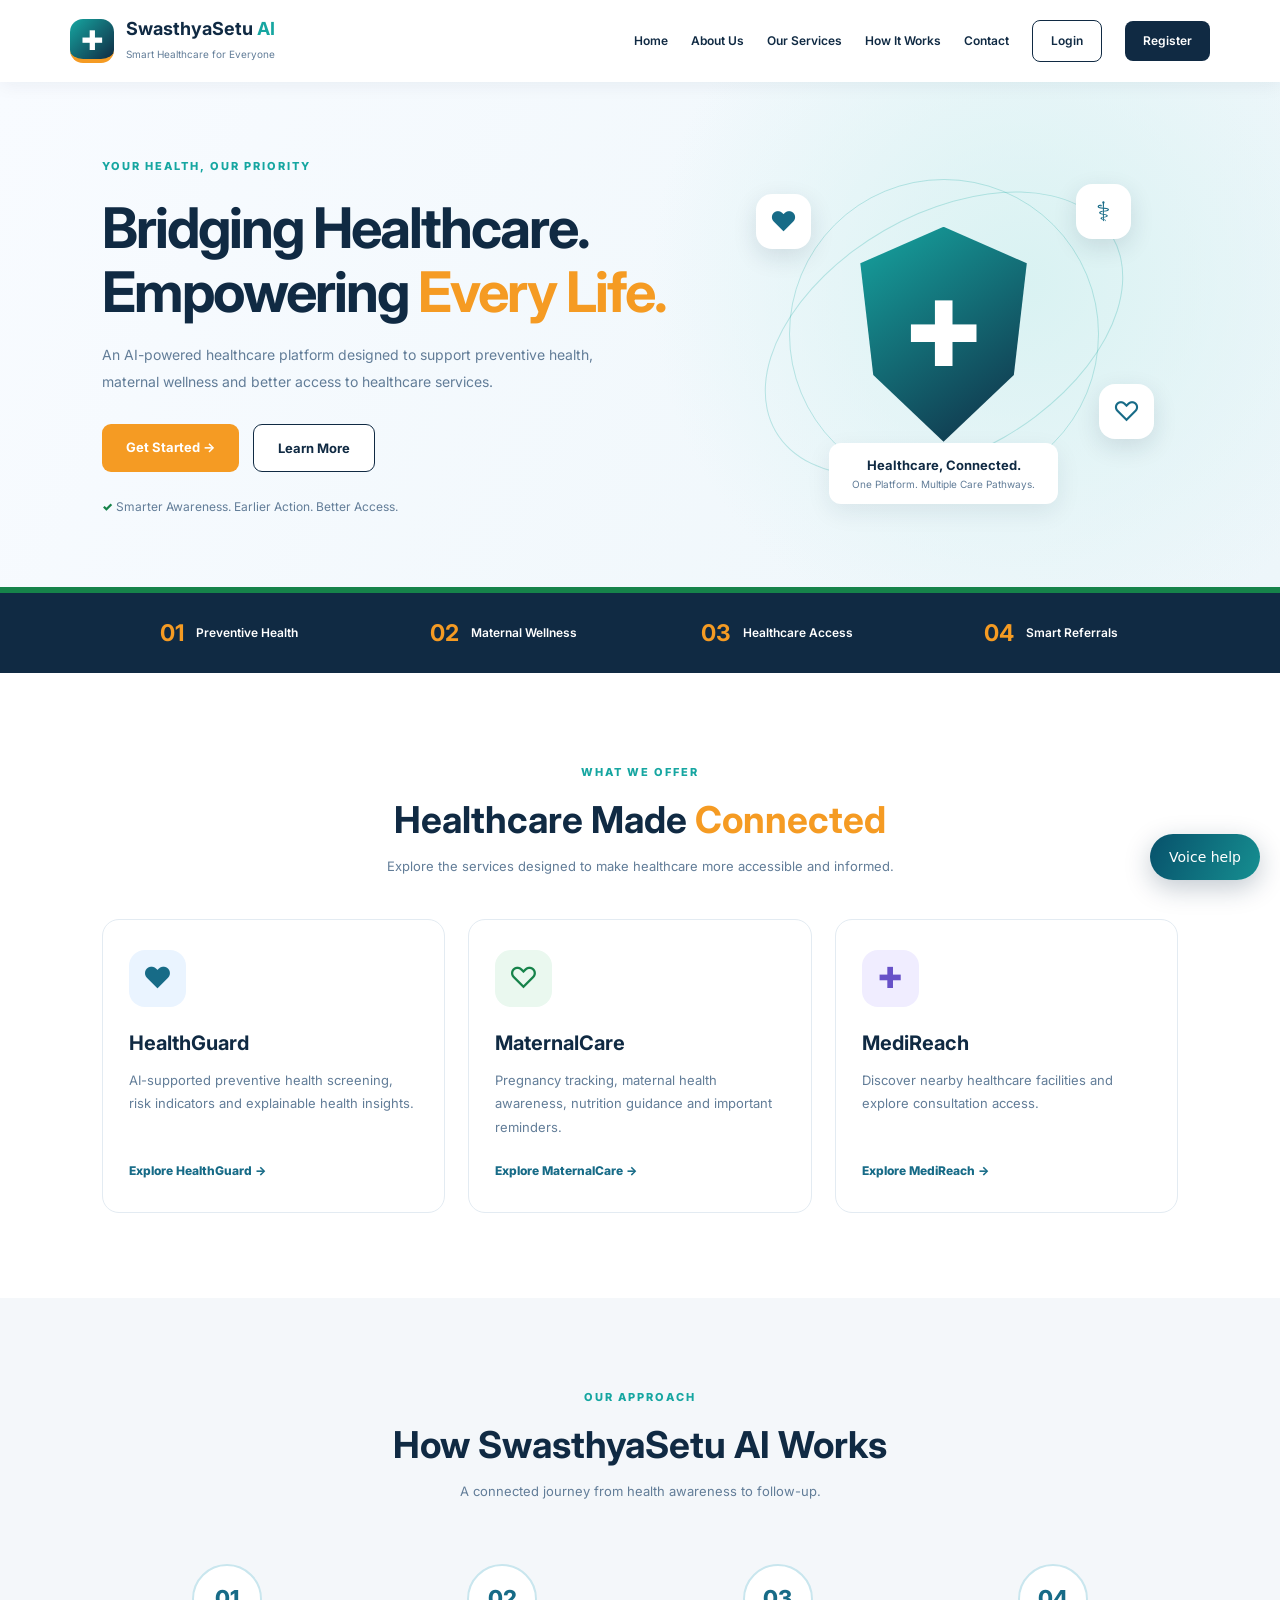
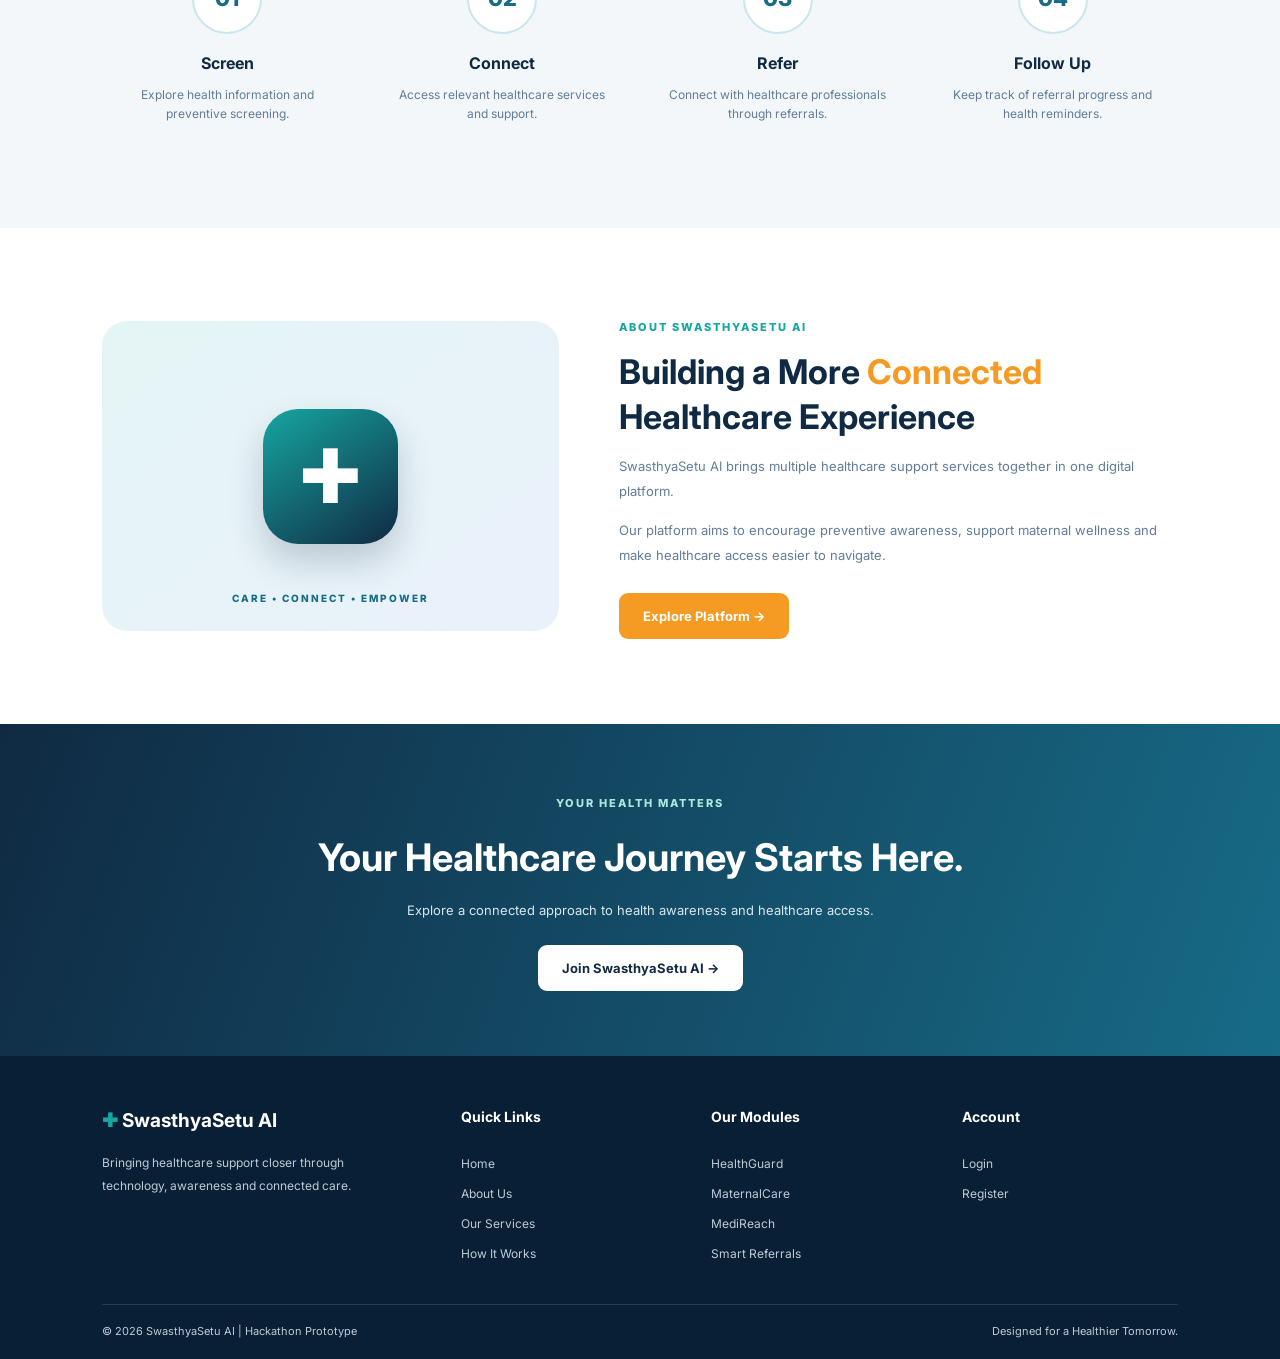
<file: frontend/index.html>
<!DOCTYPE html>
<html lang="en">
<head>
    <meta charset="UTF-8">
    <meta name="viewport" content="width=device-width, initial-scale=1.0">

    <title>SwasthyaSetu AI | Smart Healthcare</title>

    <meta name="description" content="SwasthyaSetu AI connects preventive healthcare, maternal wellness and healthcare access.">

    <link rel="stylesheet" href="style.css">
    <link rel="stylesheet" href="assets/css/landing.css">
</head>

<body>

    <!-- NAVBAR -->
    <header class="navbar">
        <a href="index.html" class="brand">
            <div class="brand-icon">✚</div>
            <div>
                <h2>SwasthyaSetu <span>AI</span></h2>
                <small>Smart Healthcare for Everyone</small>
            </div>
        </a>

        <button class="menu-toggle" id="menuToggle">☰</button>

        <nav class="nav-links" id="navLinks">
            <a href="#home">Home</a>
            <a href="#about">About Us</a>
            <a href="#services">Our Services</a>
            <a href="#how">How It Works</a>
            <a href="#contact">Contact</a>
            <a href="pages/auth.html" class="login-btn">Login</a>
            <a href="pages/auth.html" class="register-btn">Register</a>
        </nav>
    </header>


    <!-- HERO SECTION -->
    <section class="hero" id="home">

        <div class="hero-content">
            <span class="tagline">YOUR HEALTH, OUR PRIORITY</span>

            <h1>
                Bridging Healthcare.<br>
                Empowering <span>Every Life.</span>
            </h1>

            <p>
                An AI-powered healthcare platform designed to support
                preventive health, maternal wellness and better access
                to healthcare services.
            </p>

            <div class="hero-buttons">
                <a href="pages/auth.html" class="primary-btn">
                    Get Started →
                </a>

                <a href="#about" class="secondary-btn">
                    Learn More
                </a>
            </div>

            <div class="hero-note">
                <span>✓</span>
                Smarter Awareness. Earlier Action. Better Access.
            </div>
        </div>


        <div class="hero-image">
            <div class="circle circle-one"></div>
            <div class="circle circle-two"></div>

            <div class="health-icon">
                ✚
            </div>

            <div class="floating-card heart">♥</div>
            <div class="floating-card doctor">⚕</div>
            <div class="floating-card care">♡</div>

            <div class="image-caption">
                <h3>Healthcare, Connected.</h3>
                <p>One Platform. Multiple Care Pathways.</p>
            </div>
        </div>

    </section>


    <!-- HIGHLIGHTS -->
    <section class="highlights">
        <div>
            <strong>01</strong>
            <span>Preventive Health</span>
        </div>

        <div>
            <strong>02</strong>
            <span>Maternal Wellness</span>
        </div>

        <div>
            <strong>03</strong>
            <span>Healthcare Access</span>
        </div>

        <div>
            <strong>04</strong>
            <span>Smart Referrals</span>
        </div>
    </section>


    <!-- SERVICES -->
    <section class="services section" id="services">

        <div class="section-heading">
            <span class="tagline">WHAT WE OFFER</span>
            <h2>Healthcare Made <span>Connected</span></h2>
            <p>
                Explore the services designed to make healthcare
                more accessible and informed.
            </p>
        </div>

        <div class="service-container">

            <div class="service-card health">
                <div class="service-icon">♥</div>
                <h3>HealthGuard</h3>
                <p>
                    AI-supported preventive health screening,
                    risk indicators and explainable health insights.
                </p>
                <a href="pages/auth.html">Explore HealthGuard →</a>
            </div>

            <div class="service-card maternal">
                <div class="service-icon">♡</div>
                <h3>MaternalCare</h3>
                <p>
                    Pregnancy tracking, maternal health awareness,
                    nutrition guidance and important reminders.
                </p>
                <a href="pages/auth.html">Explore MaternalCare →</a>
            </div>

            <div class="service-card medireach">
                <div class="service-icon">✚</div>
                <h3>MediReach</h3>
                <p>
                    Discover nearby healthcare facilities and
                    explore consultation access.
                </p>
                <a href="pages/auth.html">Explore MediReach →</a>
            </div>

        </div>
    </section>


    <!-- HOW IT WORKS -->
    <section class="how-section section" id="how">

        <div class="section-heading">
            <span class="tagline">OUR APPROACH</span>
            <h2>How SwasthyaSetu AI Works</h2>
            <p>A connected journey from health awareness to follow-up.</p>
        </div>

        <div class="steps">

            <div class="step">
                <div class="step-number">01</div>
                <h3>Screen</h3>
                <p>Explore health information and preventive screening.</p>
            </div>

            <div class="step">
                <div class="step-number">02</div>
                <h3>Connect</h3>
                <p>Access relevant healthcare services and support.</p>
            </div>

            <div class="step">
                <div class="step-number">03</div>
                <h3>Refer</h3>
                <p>Connect with healthcare professionals through referrals.</p>
            </div>

            <div class="step">
                <div class="step-number">04</div>
                <h3>Follow Up</h3>
                <p>Keep track of referral progress and health reminders.</p>
            </div>

        </div>
    </section>


    <!-- ABOUT -->
    <section class="about section" id="about">

        <div class="about-art">
            <div class="about-symbol">✚</div>
            <span>CARE • CONNECT • EMPOWER</span>
        </div>

        <div class="about-content">
            <span class="tagline">ABOUT SWASTHYASETU AI</span>

            <h2>
                Building a More
                <span>Connected</span>
                Healthcare Experience
            </h2>

            <p>
                SwasthyaSetu AI brings multiple healthcare support
                services together in one digital platform.
            </p>

            <p>
                Our platform aims to encourage preventive awareness,
                support maternal wellness and make healthcare access
                easier to navigate.
            </p>

            <a href="pages/auth.html" class="primary-btn">
                Explore Platform →
            </a>
        </div>

    </section>


    <!-- CONTACT CTA -->
    <section class="contact-section" id="contact">
        <span class="tagline">YOUR HEALTH MATTERS</span>

        <h2>Your Healthcare Journey Starts Here.</h2>

        <p>
            Explore a connected approach to health awareness
            and healthcare access.
        </p>

        <a href="pages/auth.html" class="contact-btn">
            Join SwasthyaSetu AI →
        </a>
    </section>


    <!-- FOOTER -->
    <footer class="footer">

        <div class="footer-content">

            <div class="footer-brand">
                <h2>✚ SwasthyaSetu AI</h2>
                <p>
                    Bringing healthcare support closer through
                    technology, awareness and connected care.
                </p>
            </div>

            <div>
                <h3>Quick Links</h3>
                <a href="#home">Home</a>
                <a href="#about">About Us</a>
                <a href="#services">Our Services</a>
                <a href="#how">How It Works</a>
            </div>

            <div>
                <h3>Our Modules</h3>
                <a href="pages/auth.html">HealthGuard</a>
                <a href="pages/auth.html">MaternalCare</a>
                <a href="pages/auth.html">MediReach</a>
                <a href="pages/auth.html">Smart Referrals</a>
            </div>

            <div>
                <h3>Account</h3>
                <a href="pages/auth.html">Login</a>
                <a href="pages/auth.html">Register</a>
            </div>

        </div>

        <div class="footer-bottom">
            <p>© 2026 SwasthyaSetu AI | Hackathon Prototype</p>
            <p>Designed for a Healthier Tomorrow.</p>
        </div>

    </footer>

    <script src="script.js" defer></script>

    <script src="assets/js/voice-assistant.js" defer></script>
</body>
</html>
</file>
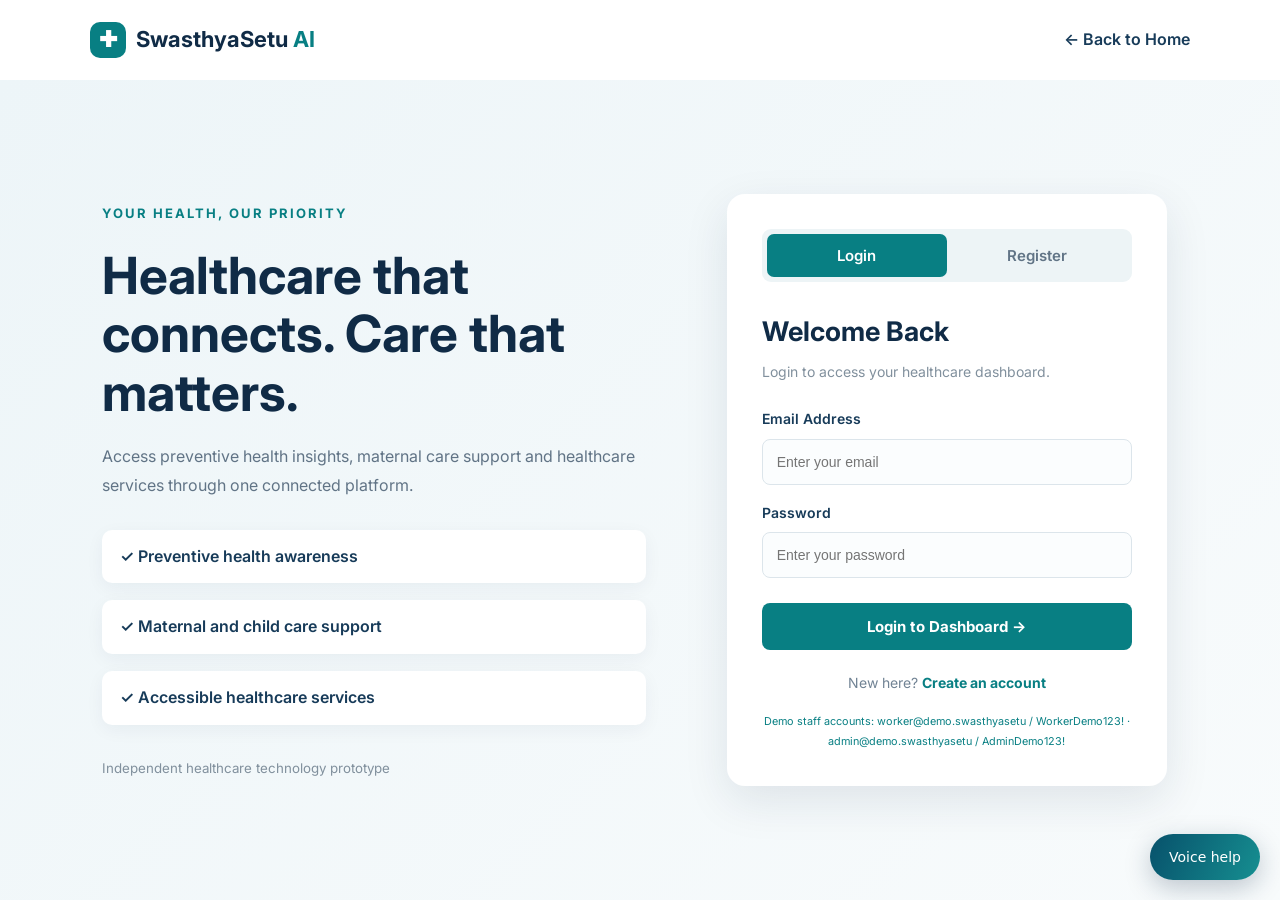
<file: frontend/pages/admin-panel.html>
<!DOCTYPE html>
<html lang="en">
<head>
  <meta charset="UTF-8">
  <meta name="viewport" content="width=device-width, initial-scale=1">
  <title>Admin Panel 2.0 | SwasthyaSetu AI</title>
  <link rel="stylesheet" href="../style.css">
  <link rel="stylesheet" href="../assets/css/admin-panel.css">
</head>
<body class="admin-page">
  <header class="admin-header">
    <a href="../index.html">✚ SwasthyaSetu <b>AI</b></a>
    <nav>
      <a href="role-dashboard.html">My workspace</a>
      <a href="ml-insights.html">AI Insights</a>
      <a href="referrals.html">Smart Referral</a>
      <button id="logoutBtn">Sign out</button>
    </nav>
  </header>

  <main class="admin-main">
    <section class="admin-hero">
      <p>ADMINISTRATOR WORKSPACE</p>
      <h1>Admin Panel 2.0</h1>
      <span>Manage demo accounts, allocate health workers, review AI operational summaries and platform activity.</span>
      <div class="hero-actions">
        <button type="button" id="seedDemoBtn" class="seed-btn">Seed demo data</button>
        <small>Creates fictional journeys, events & referrals for live demos</small>
      </div>
    </section>

    <p id="message" class="admin-message" role="status"></p>

    <!-- Core stats -->
    <section class="admin-stats" id="stats">
      <article><strong>—</strong><span>Total accounts</span></article>
      <article><strong>—</strong><span>Active workers</span></article>
      <article><strong>—</strong><span>Demo journeys</span></article>
      <article><strong>—</strong><span>Open referrals</span></article>
    </section>

    <!-- AI Operational Summary --> -->
    <section class="admin-card ai-briefing" id="aiBriefing">
      <div class="section-head">
        <div>
          <p>AI OPERATIONAL BRIEFING</p>
          <h2>What needs attention</h2>
        </div>
        <span class="ai-badge">Rule-based summary · Synthetic data</span>
      </div>
      <div id="aiHeadline" class="ai-headline">Loading operational summary…</div>
      <ul id="aiBullets" class="ai-bullets"></ul>
      <p id="aiFairness" class="ai-fairness"></p>
    </section>

    <!-- Impact metrics -->
    <section class="admin-card">
      <div class="section-head">
        <div>
          <p>DEMO IMPACT</p>
          <h2>Coordination snapshot</h2>
        </div>
      </div>
      <div class="impact-grid" id="impactGrid">
        <div class="impact-item"><strong>—</strong><span>Journeys created</span></div>
        <div class="impact-item"><strong>—</strong><span>Referrals tracked</span></div>
        <div class="impact-item"><strong>—</strong><span>Worker coverage</span></div>
        <div class="impact-item"><strong>—</strong><span>Active staff</span></div>
      </div>
      <div id="roleDist" class="role-dist"></div>
    </section>

    <!-- User management -->
    <section class="admin-card">
      <div class="section-head">
        <div>
          <p>ACCOUNT CONTROL</p>
          <h2>User management</h2>
        </div>
        <span>Role changes invalidate the old session</span>
      </div>
      <div class="table-wrap">
        <table>
          <thead>
            <tr><th>Name / Email</th><th>Role</th><th>Status</th><th>Action</th></tr>
          </thead>
          <tbody id="usersBody">
            <tr><td colspan="4">Loading accounts…</td></tr>
          </tbody>
        </table>
      </div>
    </section>

    <!-- Worker assignment -->
    <section class="admin-card">
      <div class="section-head">
        <div>
          <p>CARE COORDINATION</p>
          <h2>Health-worker assignment</h2>
        </div>
        <span>Only active health workers can be assigned</span>
      </div>
      <div class="table-wrap">
        <table>
          <thead>
            <tr><th>Demo journey</th><th>Current stage</th><th>Assigned worker</th><th>Save</th></tr>
          </thead>
          <tbody id="journeysBody">
            <tr><td colspan="4">Loading journeys…</td></tr>
          </tbody>
        </table>
      </div>
    </section>

    <!-- Referral analytics -->
    <section class="admin-card">
      <div class="section-head">
        <div>
          <p>REFERRAL ANALYTICS</p>
          <h2>Referral status overview</h2>
        </div>
      </div>
      <div id="referralStats" class="referral-stats">Loading…</div>
    </section>

    <!-- Audit trail -->
    <section class="admin-card">
      <div class="section-head">
        <div>
          <p>AUDIT TRAIL</p>
          <h2>Recent admin activity</h2>
        </div>
        <span>Latest 50 events</span>
      </div>
      <div class="table-wrap">
        <table>
          <thead>
            <tr><th>When</th><th>Actor</th><th>Action</th><th>Target</th><th>Details</th></tr>
          </thead>
          <tbody id="activityBody">
            <tr><td colspan="5">Loading activity…</td></tr>
          </tbody>
        </table>
      </div>
    </section>

    <p class="admin-warning">
      Demo only: all records must be fictional. This panel is not a production healthcare administration system.
      Existing legacy modules may have separate access controls. AI summaries are generated from synthetic operational metrics only.
    </p>
  </main>

  <script src="../assets/js/admin-panel.js" defer></script>
  <script src="../assets/js/voice-assistant.js" defer></script>
</body>
</html>
</file>
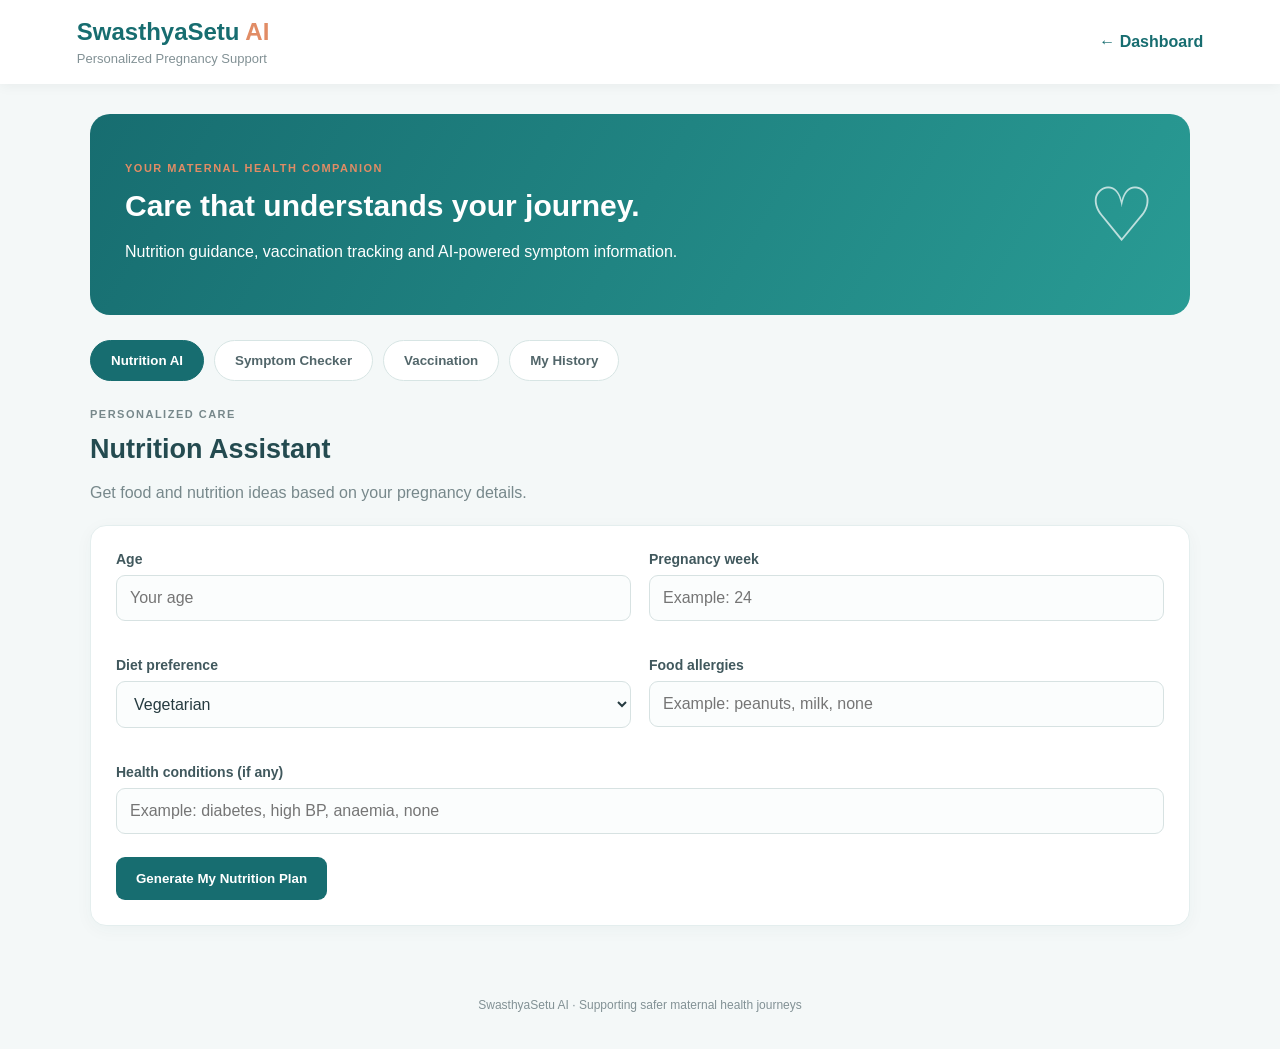
<file: frontend/pages/ai_features.html>
<!DOCTYPE html>
<html lang="en">
<head>
    <meta charset="UTF-8">
    <meta name="viewport" content="width=device-width, initial-scale=1.0">
    <title>SwasthyaSetu AI - Smart Pregnancy Support</title>
    <link rel="stylesheet" href="../assets/ai_features.css">
</head>
<body>

<header class="topbar">
    <div>
        <h1>SwasthyaSetu <span>AI</span></h1>
        <p>Personalized Pregnancy Support</p>
    </div>
    <a href="maternalcare.html" class="back-link">← Dashboard</a>
</header>

<main class="container">

    <section class="welcome">
        <div>
            <p class="eyebrow">YOUR MATERNAL HEALTH COMPANION</p>
            <h2>Care that understands your journey.</h2>
            <p>Nutrition guidance, vaccination tracking and AI-powered symptom information.</p>
        </div>
        <div class="welcome-icon">♡</div>
    </section>

    <nav class="tabs">
        <button class="tab active" data-section="nutrition">Nutrition AI</button>
        <button class="tab" data-section="symptoms">Symptom Checker</button>
        <button class="tab" data-section="vaccines">Vaccination</button>
        <button class="tab" data-section="history">My History</button>
    </nav>

    <!-- NUTRITION -->
    <section id="nutrition" class="feature-section">
        <div class="section-heading">
            <p class="eyebrow">PERSONALIZED CARE</p>
            <h2>Nutrition Assistant</h2>
            <p>Get food and nutrition ideas based on your pregnancy details.</p>
        </div>

        <form id="nutritionForm" class="panel">
            <div class="form-grid">
                <div class="field">
                    <label>Age</label>
                    <input type="number" id="nutritionAge" min="18" max="60" placeholder="Your age">
                </div>

                <div class="field">
                    <label>Pregnancy week</label>
                    <input type="number" id="nutritionWeek" min="1" max="45" required placeholder="Example: 24">
                </div>

                <div class="field">
                    <label>Diet preference</label>
                    <select id="dietPreference">
                        <option>Vegetarian</option>
                        <option>Non-vegetarian</option>
                        <option>Vegan</option>
                        <option>Eggetarian</option>
                    </select>
                </div>

                <div class="field">
                    <label>Food allergies</label>
                    <input type="text" id="foodAllergies" placeholder="Example: peanuts, milk, none">
                </div>

                <div class="field full">
                    <label>Health conditions (if any)</label>
                    <input type="text" id="healthConditions" placeholder="Example: diabetes, high BP, anaemia, none">
                </div>
            </div>

            <button class="primary-btn" type="submit" id="nutritionButton">
                Generate My Nutrition Plan
            </button>
        </form>

        <div id="nutritionResult" class="result-box hidden" aria-live="polite"></div>
    </section>

    <!-- SYMPTOM CHECKER -->
    <section id="symptoms" class="feature-section hidden">
        <div class="section-heading">
            <p class="eyebrow">GEMINI AI ASSISTANT</p>
            <h2>How are you feeling today?</h2>
            <p>Describe your symptoms in your own words.</p>
        </div>

        <form id="symptomForm" class="panel">
            <div class="field">
                <label>Pregnancy week (optional)</label>
                <input type="number" id="symptomWeek" min="1" max="45" placeholder="Example: 24">
            </div>

            <div class="field">
                <label>Known health conditions (optional)</label>
                <input type="text" id="knownConditions" placeholder="Example: anaemia, diabetes">
            </div>

            <div class="field">
                <label>Describe your symptoms</label>
                <textarea id="symptomText" rows="5" required minlength="3" maxlength="2000"
                    placeholder="Example: I am 24 weeks pregnant and experiencing headache and dizziness."></textarea>
            </div>

            <button class="primary-btn" type="submit" id="symptomButton">
                Check My Symptoms
            </button>

            <p class="disclaimer">
                This tool provides information, not a diagnosis. For severe symptoms or warning signs,
                seek medical care immediately instead of waiting for an AI response.
            </p>
        </form>

        <div id="symptomResult" class="result-box hidden" aria-live="polite"></div>
    </section>

    <!-- VACCINATION -->
    <section id="vaccines" class="feature-section hidden">
        <div class="section-heading">
            <p class="eyebrow">IMMUNIZATION TRACKER</p>
            <h2>Vaccination Records</h2>
            <p>Save vaccine dates and track pending or completed doses.</p>
        </div>

        <div class="panel guidance-panel">
            <h3>India – Pregnancy vaccination guidance</h3>
            <p><strong>Td-1:</strong> As early as possible during pregnancy.</p>
            <p><strong>Td-2:</strong> Four weeks after Td-1.</p>
            <p><strong>Td-Booster:</strong> May apply based on previous pregnancy vaccination history.</p>
            <p class="disclaimer">Confirm the applicable dose and date with your healthcare provider.</p>
        </div>

        <form id="vaccineForm" class="panel">
            <h3>Add Vaccination Record</h3>

            <div class="field">
                <label>Vaccine name</label>
                <input type="text" id="vaccineName" required placeholder="Example: Td-1">
            </div>

            <div class="form-grid">
                <div class="field">
                    <label>Due date</label>
                    <input type="date" id="vaccineDueDate">
                </div>

                <div class="field">
                    <label>Status</label>
                    <select id="vaccineStatus">
                        <option value="Pending">Pending</option>
                        <option value="Completed">Completed</option>
                    </select>
                </div>

                <div class="field full">
                    <label>Administered date (for completed vaccine)</label>
                    <input type="date" id="administeredDate">
                </div>

                <div class="field full">
                    <label>Notes</label>
                    <input type="text" id="vaccineNotes" placeholder="Optional doctor notes">
                </div>
            </div>

            <button class="primary-btn" type="submit" id="vaccineButton">
                Save Vaccination
            </button>
        </form>

        <div id="vaccineList" class="record-list"></div>
    </section>

    <!-- HISTORY -->
    <section id="history" class="feature-section hidden">
        <div class="section-heading">
            <p class="eyebrow">YOUR SAVED RECORDS</p>
            <h2>My Health History</h2>
            <p>Review your previous AI conversations and health support records.</p>
        </div>

        <button class="primary-btn" id="refreshHistory" type="button">
            Refresh History
        </button>

        <div id="historyList" class="record-list"></div>
    </section>

</main>

<footer>
    <p>SwasthyaSetu AI · Supporting safer maternal health journeys</p>
</footer>

<script src="../assets/ai_features.js"></script>
</body>
</html>
</file>
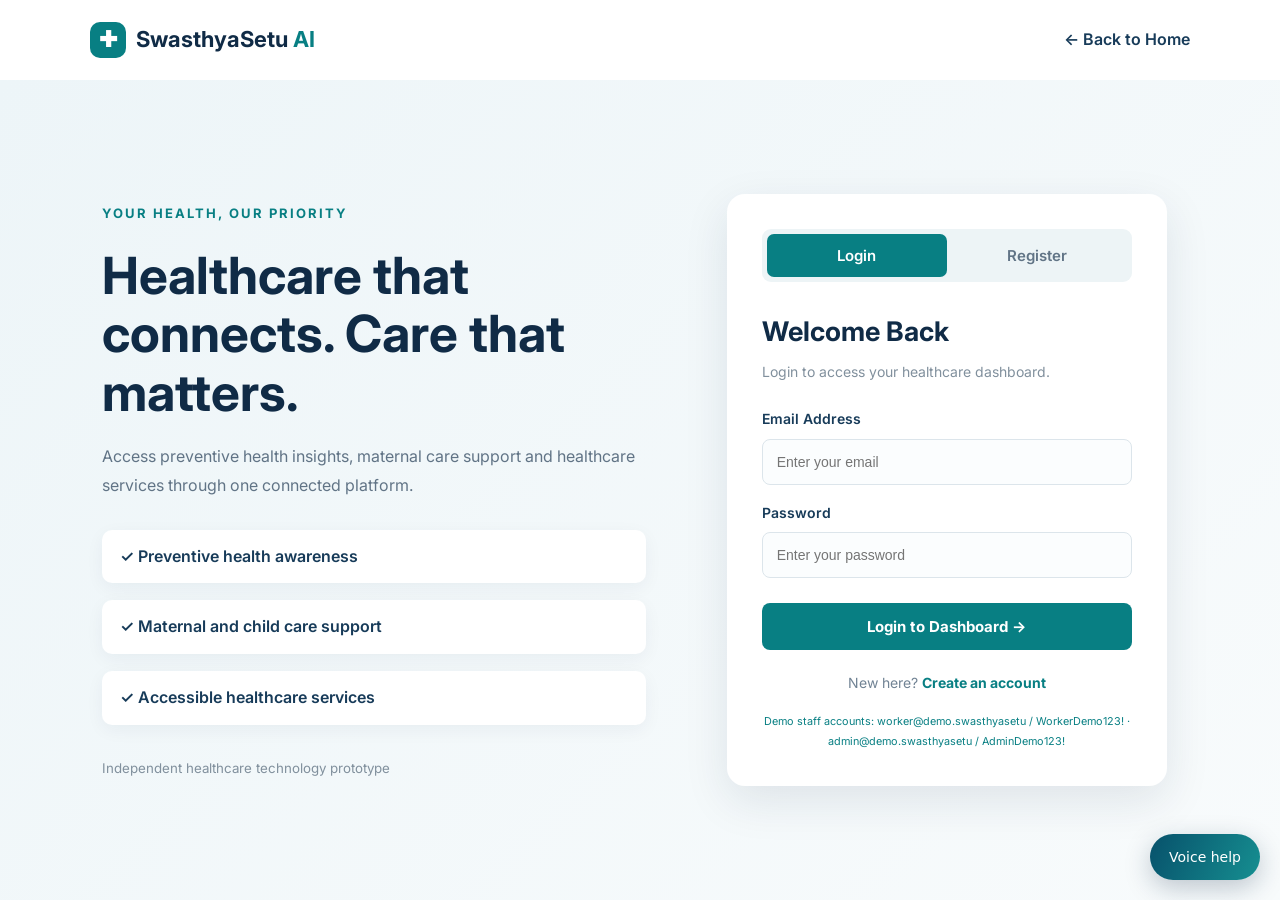
<file: frontend/pages/auth.html>
<!DOCTYPE html>
<html lang="en">
<head>
    <meta charset="UTF-8">
    <meta name="viewport" content="width=device-width, initial-scale=1.0">
    <title>Login / Register | SwasthyaSetu AI</title>

    <link rel="stylesheet" href="../style.css">
    <link rel="stylesheet" href="../assets/css/auth.css">
</head>
<body>

<header class="auth-header">
    <a href="../index.html" class="brand">
        <span class="brand-icon">✚</span>
        <span>SwasthyaSetu <b>AI</b></span>
    </a>
    <a href="../index.html" class="back-link">← Back to Home</a>
</header>

<main class="auth-container">
    <section class="auth-info">
        <span class="eyebrow">YOUR HEALTH, OUR PRIORITY</span>
        <h1>Healthcare that connects. Care that matters.</h1>
        <p>
            Access preventive health insights, maternal care support
            and healthcare services through one connected platform.
        </p>

        <div class="auth-points">
            <div>✓ Preventive health awareness</div>
            <div>✓ Maternal and child care support</div>
            <div>✓ Accessible healthcare services</div>
        </div>

        <small>Independent healthcare technology prototype</small>
    </section>

    <section class="auth-card">
        <div class="auth-tabs">
            <button class="tab active" id="loginTab" type="button">Login</button>
            <button class="tab" id="registerTab" type="button">Register</button>
        </div>

        <form id="loginForm">
            <h2>Welcome Back</h2>
            <p class="form-subtitle">Login to access your healthcare dashboard.</p>

            <label for="loginEmail">Email Address</label>
            <input type="email" id="loginEmail" placeholder="Enter your email" required>

            <label for="loginPassword">Password</label>
            <input type="password" id="loginPassword" placeholder="Enter your password" required>

            <button class="auth-submit" type="submit">Login to Dashboard →</button>
            <p class="switch-text">New here? <a href="#" id="showRegister">Create an account</a></p>
        </form>

        <form id="registerForm" class="hidden">
            <h2>Create Account</h2>
            <p class="form-subtitle">Create a patient demo account. Staff roles use the published demo credentials.</p>

            <label for="fullName">Full Name</label>
            <input type="text" id="fullName" placeholder="Enter your full name" required>

            <label for="registerEmail">Email Address</label>
            <input type="email" id="registerEmail" placeholder="Enter your email" required>

            <label for="registerPassword">Create Password</label>
            <input type="password" id="registerPassword" placeholder="Create a password (8+ characters)" minlength="8" required>

            <button class="auth-submit" type="submit">Create Account →</button>
            <p class="switch-text">Already registered? <a href="#" id="showLogin">Login here</a></p>
        </form>

        <div class="auth-message" aria-live="polite">
          <p id="authMessage"></p>
          <small>Demo staff accounts: worker@demo.swasthyasetu / WorkerDemo123! · admin@demo.swasthyasetu / AdminDemo123!</small>
        </div>
    </section>
</main>

<script src="../assets/js/auth.js" defer></script>
    <script src="../assets/js/voice-assistant.js" defer></script>
</body>
</html>
</file>
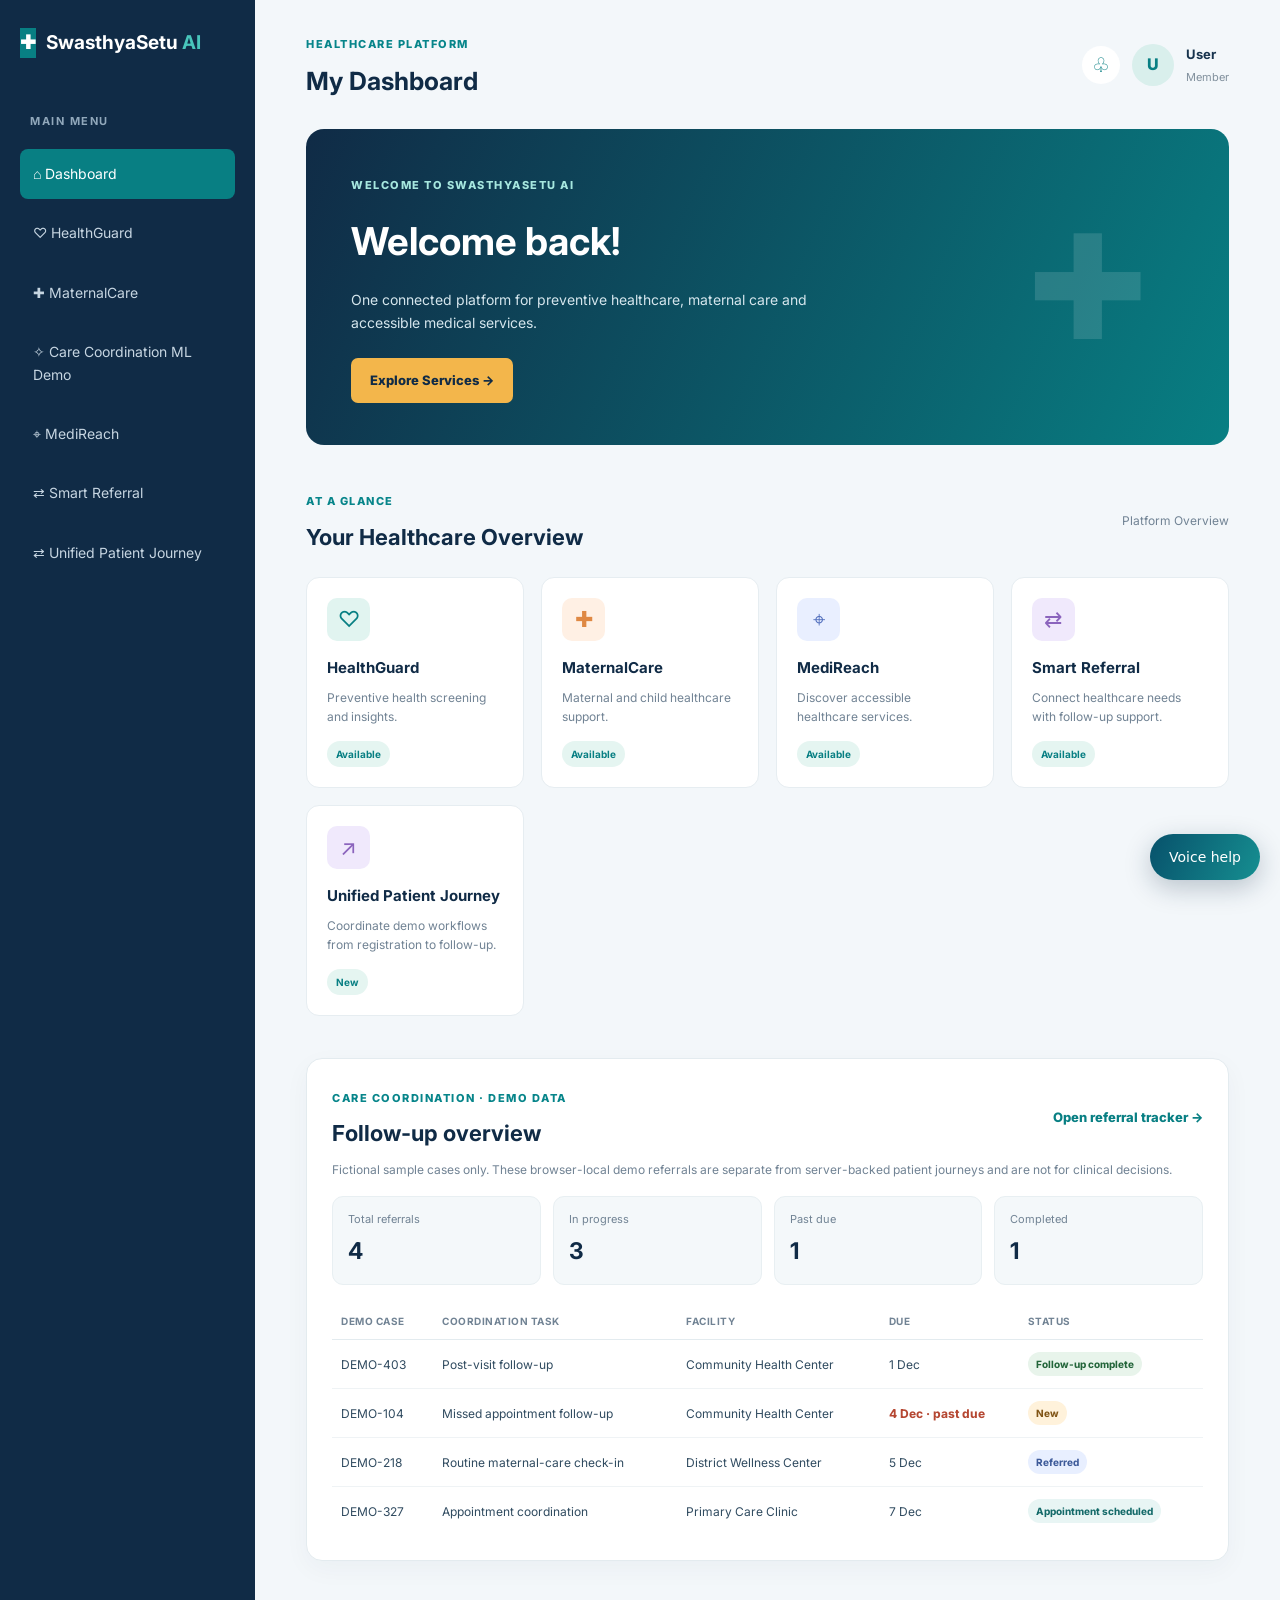
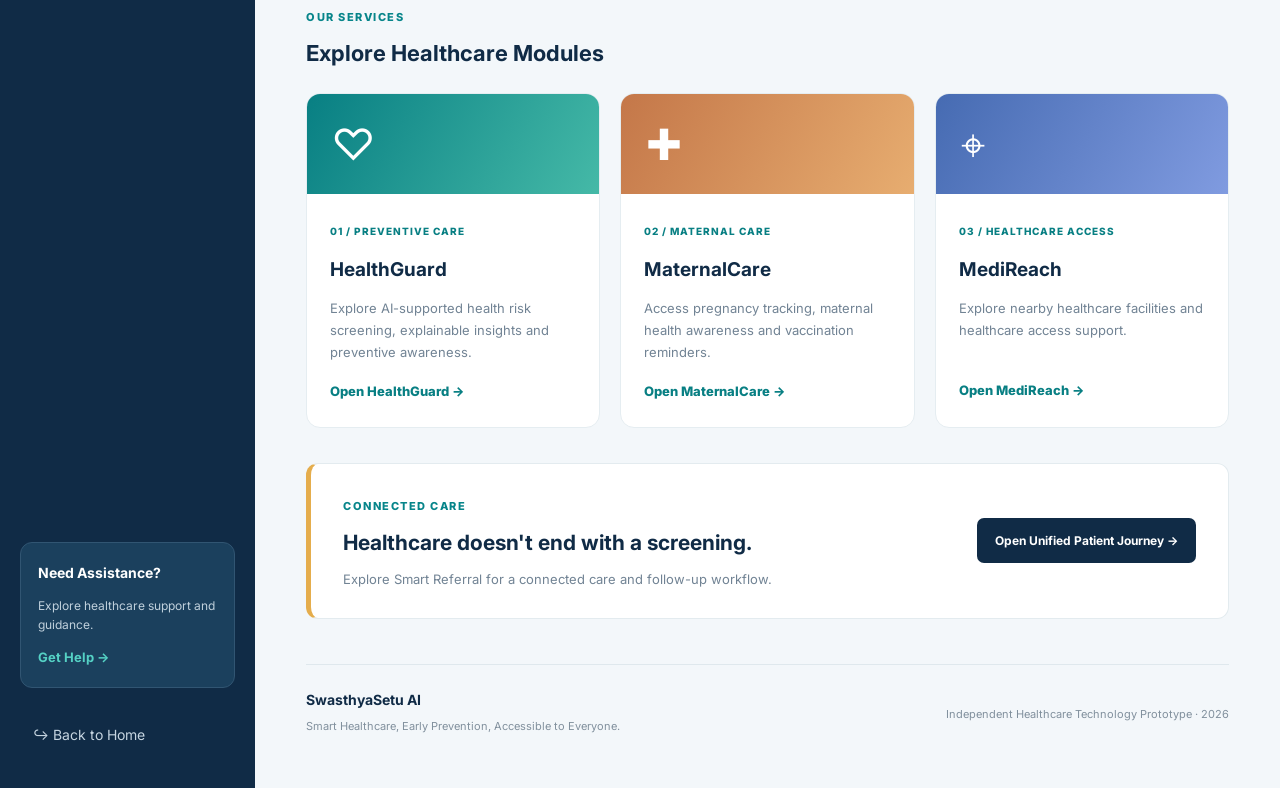
<file: frontend/pages/dashboard.html>
<!DOCTYPE html>
<html lang="en">
<head>
    <meta charset="UTF-8">
    <meta name="viewport" content="width=device-width, initial-scale=1.0">
    <title>Dashboard | SwasthyaSetu AI</title>

    <link rel="stylesheet" href="../style.css">
    <link rel="stylesheet" href="../assets/css/dashboard.css">
</head>
<body>

<!-- Sidebar -->
<div class="dashboard-layout">

    <aside class="sidebar">
        <a href="../index.html" class="dash-brand">
            <span class="brand-icon">✚</span>
            <span>SwasthyaSetu <b>AI</b></span>
        </a>

        <p class="sidebar-label">MAIN MENU</p>

        <nav class="sidebar-nav">
            <a href="dashboard.html" class="active">⌂ Dashboard</a>
            <a href="healthguard.html">♡ HealthGuard</a>
            <a href="maternalcare.html">✚ MaternalCare</a>
            <a href="ml-insights.html">✧ Care Coordination ML Demo</a>
            <a href="medireach.html">⌖ MediReach</a>
            <a href="referrals.html">⇄ Smart Referral</a>
            <a href="patient-journey.html">⇄ Unified Patient Journey</a>
        </nav>

        <div class="sidebar-bottom">
            <div class="help-card">
                <span>Need Assistance?</span>
                <p>Explore healthcare support and guidance.</p>
                <a href="#support">Get Help →</a>
            </div>

            <a href="../index.html" class="logout-link">↪ Back to Home</a>
        </div>
    </aside>

    <!-- Main Content -->
    <main class="dashboard-main">

        <header class="dash-topbar">
            <div>
                <span class="topbar-label">HEALTHCARE PLATFORM</span>
                <h2>My Dashboard</h2>
            </div>

            <div class="profile-area">
                <div class="notification-icon">♧</div>
                <div class="profile-avatar">U</div>
                <div>
                    <strong>User</strong>
                    <small>Member</small>
                </div>
            </div>
        </header>

        <!-- Welcome -->
        <section class="welcome-banner">
            <div>
                <span class="welcome-tag">WELCOME TO SWASTHYASETU AI</span>
                 <h1 id="welcomeUser">Welcome back!</h1>
                <p>
                    One connected platform for preventive healthcare,
                    maternal care and accessible medical services.
                </p>
                <a href="#health-services" class="welcome-button">
                    Explore Services →
                </a>
            </div>

            <div class="welcome-symbol">✚</div>
        </section>

        <!-- Overview -->
        <section class="overview-section">
            <div class="section-heading">
                <div>
                    <span class="section-eyebrow">AT A GLANCE</span>
                    <h2>Your Healthcare Overview</h2>
                </div>
                <span class="overview-note">Platform Overview</span>
            </div>

            <div class="overview-grid">
                <div class="overview-card">
                    <div class="overview-icon health-icon">♡</div>
                    <h3>HealthGuard</h3>
                    <p>Preventive health screening and insights.</p>
                    <span class="card-status">Available</span>
                </div>

                <div class="overview-card">
                    <div class="overview-icon maternal-icon">✚</div>
                    <h3>MaternalCare</h3>
                    <p>Maternal and child healthcare support.</p>
                    <span class="card-status">Available</span>
                </div>

                <div class="overview-card">
                    <div class="overview-icon medical-icon">⌖</div>
                    <h3>MediReach</h3>
                    <p>Discover accessible healthcare services.</p>
                    <span class="card-status">Available</span>
                </div>

                <div class="overview-card">
                    <div class="overview-icon referral-icon">⇄</div>
                    <h3>Smart Referral</h3>
                    <p>Connect healthcare needs with follow-up support.</p>
                    <span class="card-status">Available</span>
                </div>

                <div class="overview-card">
                    <div class="overview-icon referral-icon">↗</div>
                    <h3>Unified Patient Journey</h3>
                    <p>Coordinate demo workflows from registration to follow-up.</p>
                    <span class="card-status">New</span>
                </div>
            </div>
        </section>

        <!-- Coordinator overview uses browser-local fictional referral records -->
        <section class="coordination-section" aria-labelledby="coordination-title">
            <div class="section-heading">
                <div>
                    <span class="section-eyebrow">CARE COORDINATION · DEMO DATA</span>
                    <h2 id="coordination-title">Follow-up overview</h2>
                </div>
                <a class="coordination-link" href="referrals.html">Open referral tracker →</a>
            </div>
            <p class="coordination-disclaimer">Fictional sample cases only. These browser-local demo referrals are separate from server-backed patient journeys and are not for clinical decisions.</p>
            <div class="coordination-stats" aria-label="Referral summary">
                <article class="coordination-stat"><span>Total referrals</span><strong id="coordination-total">0</strong></article>
                <article class="coordination-stat"><span>In progress</span><strong id="coordination-open">0</strong></article>
                <article class="coordination-stat"><span>Past due</span><strong id="coordination-overdue">0</strong></article>
                <article class="coordination-stat"><span>Completed</span><strong id="coordination-complete">0</strong></article>
            </div>
            <div class="coordination-table-wrap">
                <table class="coordination-table">
                    <caption class="sr-only">Recent fictional care-coordination follow-ups</caption>
                    <thead><tr><th scope="col">Demo case</th><th scope="col">Coordination task</th><th scope="col">Facility</th><th scope="col">Due</th><th scope="col">Status</th></tr></thead>
                    <tbody id="coordination-tbody"></tbody>
                </table>
            </div>
        </section>

        <!-- Health Services -->
        <section class="services-section" id="health-services">
            <div class="section-heading">
                <div>
                    <span class="section-eyebrow">OUR SERVICES</span>
                    <h2>Explore Healthcare Modules</h2>
                </div>
            </div>

            <div class="service-grid">

                <article class="service-card">
                    <div class="service-top health-gradient">♡</div>
                    <div class="service-content">
                        <span class="service-number">01 / PREVENTIVE CARE</span>
                        <h3>HealthGuard</h3>
                        <p>
                            Explore AI-supported health risk screening,
                            explainable insights and preventive awareness.
                        </p>
                        <a href="healthguard.html">Open HealthGuard →</a>
                    </div>
                </article>

                <article class="service-card">
                    <div class="service-top maternal-gradient">✚</div>
                    <div class="service-content">
                        <span class="service-number">02 / MATERNAL CARE</span>
                        <h3>MaternalCare</h3>
                        <p>
                            Access pregnancy tracking, maternal health
                            awareness and vaccination reminders.
                        </p>
                        <a href="maternalcare.html">Open MaternalCare →</a>
                    </div>
                </article>

                <article class="service-card">
                    <div class="service-top reach-gradient">⌖</div>
                    <div class="service-content">
                        <span class="service-number">03 / HEALTHCARE ACCESS</span>
                        <h3>MediReach</h3>
                        <p>
                            Explore nearby healthcare facilities and
                            healthcare access support.
                        </p>
                        <a href="medireach.html">Open MediReach →</a>
                    </div>
                </article>

            </div>
        </section>

        <!-- Referral -->
        <section class="referral-banner">
            <div>
                <span class="section-eyebrow">CONNECTED CARE</span>
                <h2>Healthcare doesn't end with a screening.</h2>
                <p>
                    Explore Smart Referral for a connected care
                    and follow-up workflow.
                </p>
            </div>
            <a href="patient-journey.html">Open Unified Patient Journey →</a>
        </section>

        <!-- Support -->
        <footer class="dashboard-footer" id="support">
            <div>
                <strong>SwasthyaSetu AI</strong>
                <p>Smart Healthcare, Early Prevention, Accessible to Everyone.</p>
            </div>
            <span>Independent Healthcare Technology Prototype · 2026</span>
        </footer>

    </main>
</div>

<script src="../assets/js/dashboard.js" defer></script>
    <script src="../assets/js/referral-store.js" defer></script>
    <script src="../assets/js/coordinator-overview.js" defer></script>
    <script src="../assets/js/voice-assistant.js" defer></script>
</body>
</html>
</file>
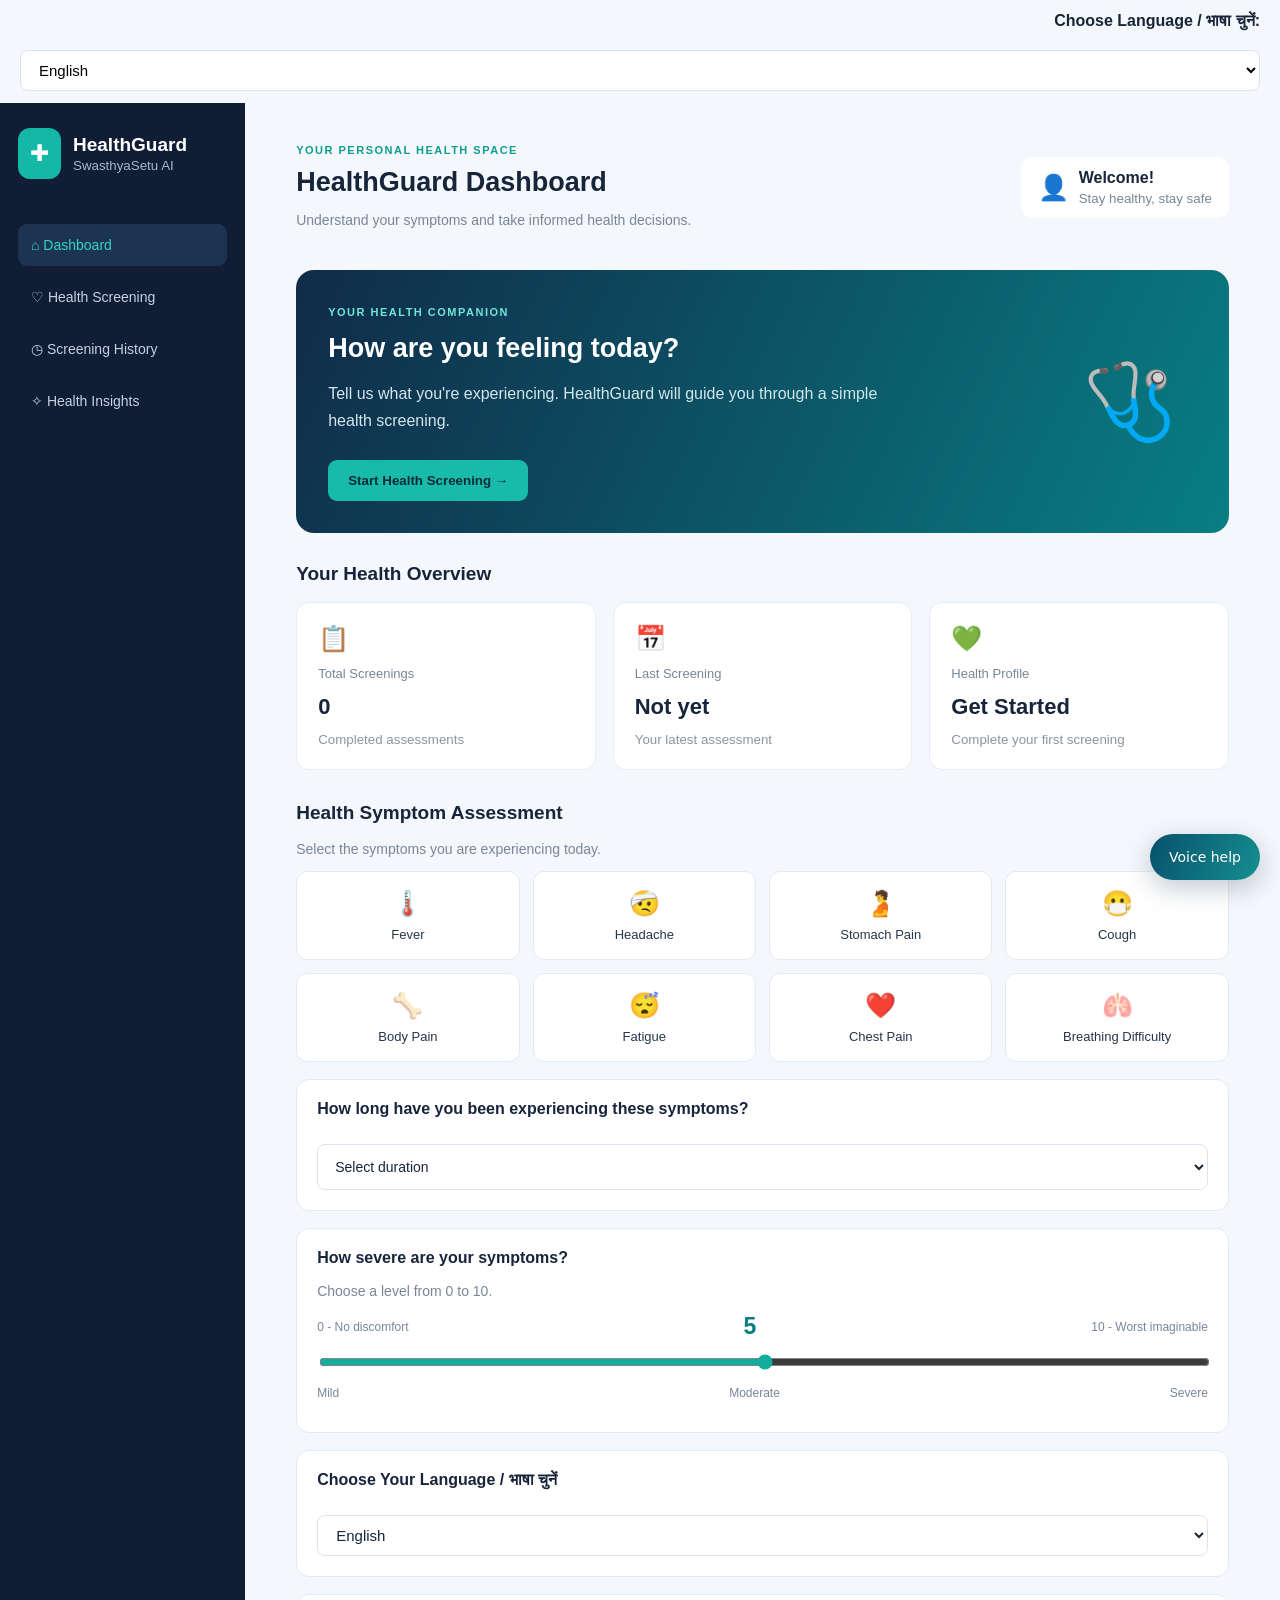
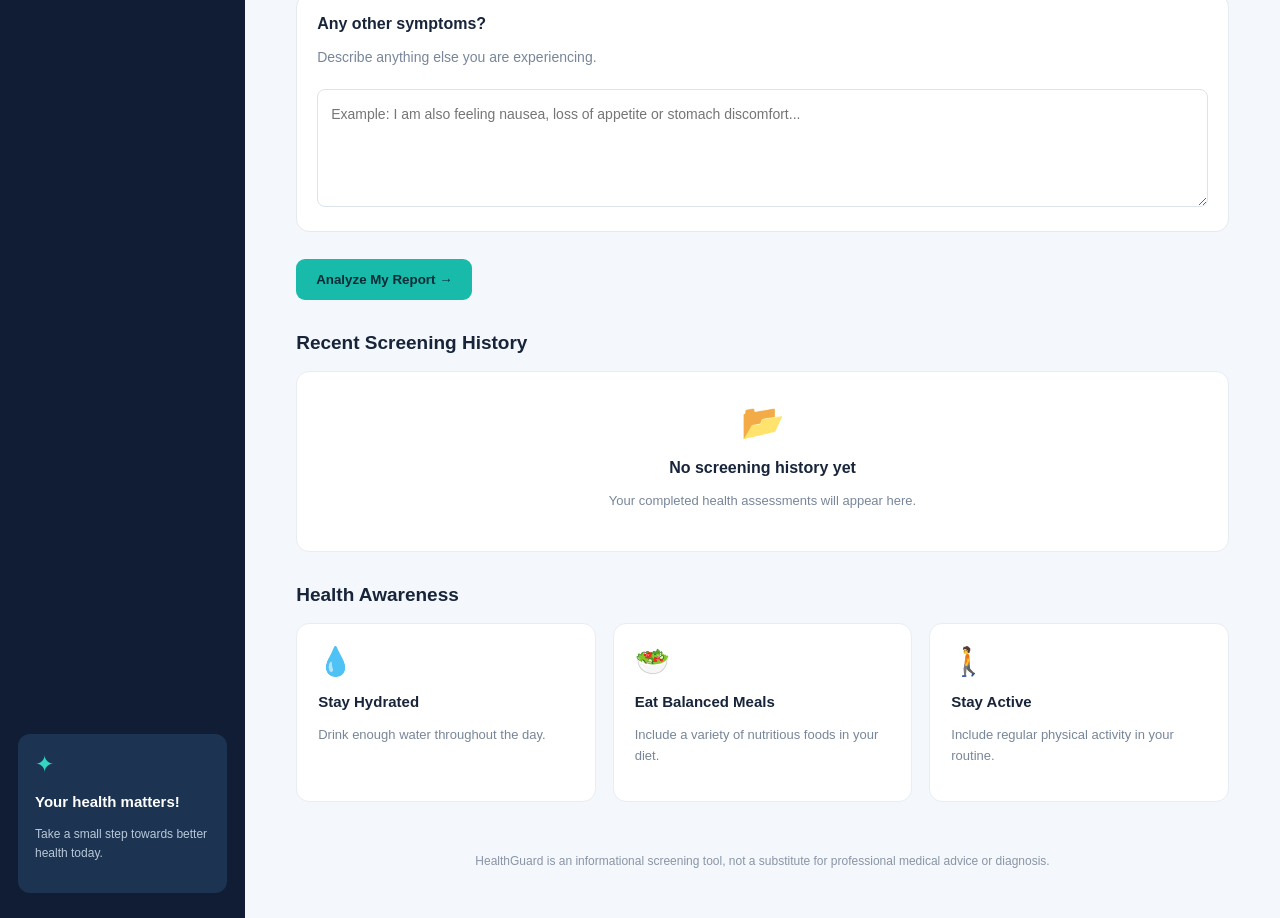
<file: frontend/pages/healthguard.html>
<!DOCTYPE html>
<html lang="en">
<head>
    <meta charset="UTF-8">
    <meta name="viewport" content="width=device-width, initial-scale=1.0">
    <title>HealthGuard | SwasthyaSetu AI</title>
    <link rel="stylesheet" href="../assets/healthguard.css">
    <script src="../assets/healthguard.js" defer></script>
</head>
<body class="hg-body">

<div class="hg-language-box">
    <label for="hgLanguage">Choose Language / भाषा चुनें:</label>
    <select id="hgLanguage">
        <option value="en">English</option>
        <option value="hi">हिन्दी</option>
    </select>
</div>



</div>


    <div class="hg-layout">

        <!-- Sidebar -->
        <aside class="hg-sidebar">
            <div class="hg-brand">
                <span class="hg-brand-icon">✚</span>
                <div>
                    <h2>HealthGuard</h2>
                    <small>SwasthyaSetu AI</small>
                </div>
            </div>

            <nav class="hg-nav">
                <a href="healthguard.html" class="active">⌂ Dashboard</a>
                <a href="#screening">♡ Health Screening</a>
                <a href="#history">◷ Screening History</a>
                <a href="#insights">✧ Health Insights</a>
            </nav>

            <div class="hg-sidebar-note">
                <span>✦</span>
                <h3>Your health matters!</h3>
                <p>Take a small step towards better health today.</p>
            </div>
        </aside>

        <!-- Main Content -->
        <main class="hg-main">

            <header class="hg-header">
                <div>
                    <p class="hg-eyebrow">YOUR PERSONAL HEALTH SPACE</p>
                    <h1>HealthGuard Dashboard</h1>
                    <p class="hg-subtitle">
                        Understand your symptoms and take informed health decisions.
                    </p>
                </div>
                <div class="hg-profile">
                    <span>👤</span>
                    <div>
                        <strong>Welcome!</strong>
                        <small>Stay healthy, stay safe</small>
                    </div>
                </div>
            </header>

            <!-- Welcome Banner -->
            <section class="hg-welcome">
                <div>
                    <span class="hg-tag">YOUR HEALTH COMPANION</span>
                    <h2>How are you feeling today?</h2>
                    <p>
                        Tell us what you're experiencing. HealthGuard will
                        guide you through a simple health screening.
                    </p>
                    <button class="hg-primary-btn" id="startScreeningBtn">
                        Start Health Screening →
                    </button>
                </div>
                <div class="hg-welcome-icon">🩺</div>
            </section>

            <!-- Overview Cards -->
            <section class="hg-section">
                <h2 class="hg-section-title">Your Health Overview</h2>

                <div class="hg-stats">
                    <article class="hg-stat-card">
                        <span class="hg-stat-icon">📋</span>
                        <p>Total Screenings</p>
                        <h3 id="totalScreenings">0</h3>
                        <small>Completed assessments</small>
                    </article>

                    <article class="hg-stat-card">
                        <span class="hg-stat-icon">📅</span>
                        <p>Last Screening</p>
                        <h3 id="lastScreening">Not yet</h3>
                        <small>Your latest assessment</small>
                    </article>

                    <article class="hg-stat-card">
                        <span class="hg-stat-icon">💚</span>
                        <p>Health Profile</p>
                        <h3>Get Started</h3>
                        <small>Complete your first screening</small>
                    </article>
                </div>
            </section>

            
<!-- Screening Section -->
<section class="hg-section" id="screening">

    <h2 class="hg-section-title">Health Symptom Assessment</h2>
    <p class="hg-muted">Select the symptoms you are experiencing today.</p>

    <div class="hg-symptoms">

        <button type="button" class="hg-symptom" data-symptom="Fever">
            <span>🌡️</span> Fever
        </button>

        <button type="button" class="hg-symptom" data-symptom="Headache">
            <span>🤕</span> Headache
        </button>

        <button type="button" class="hg-symptom" data-symptom="Stomach Pain">
            <span>🫄</span> Stomach Pain
        </button>

        <button type="button" class="hg-symptom" data-symptom="Cough">
            <span>😷</span> Cough
        </button>

        <button type="button" class="hg-symptom" data-symptom="Body Pain">
            <span>🦴</span> Body Pain
        </button>

        <button type="button" class="hg-symptom" data-symptom="Fatigue">
            <span>😴</span> Fatigue
        </button>

        <button type="button" class="hg-symptom" data-symptom="Chest Pain">
            <span>❤️</span> Chest Pain
        </button>

        <button type="button" class="hg-symptom" data-symptom="Breathing Difficulty">
            <span>🫁</span> Breathing Difficulty
        </button>

    </div>

    <!-- Selected Symptoms -->
    <div id="hgSelectedArea" class="hg-selected-area">
        <h3>Your Selected Symptoms</h3>
        <div id="hgSelectedList"></div>
    </div>

    <!-- Duration -->
    <div class="hg-form-card">
        <h3>How long have you been experiencing these symptoms?</h3>

        <select id="hgDuration" class="hg-input">
            <option value="">Select duration</option>
            <option value="Just started">Just started</option>
            <option value="A few hours">A few hours</option>
            <option value="1–2 days">1–2 days</option>
            <option value="3–7 days">3–7 days</option>
            <option value="More than a week">More than a week</option>
            <option value="More than a month">More than a month</option>
        </select>
    </div>

    <!-- Severity -->
    <div class="hg-form-card">
        <h3>How severe are your symptoms?</h3>
        <p class="hg-muted">Choose a level from 0 to 10.</p>

        <div class="hg-severity-labels">
            <span>0 - No discomfort</span>
            <strong id="hgSeverityValue">5</strong>
            <span>10 - Worst imaginable</span>
        </div>

        <input type="range" id="hgSeverity"
               min="0" max="10" value="5"
               class="hg-range">

        <div class="hg-severity-labels">
            <span>Mild</span>
            <span>Moderate</span>
            <span>Severe</span>
        </div>
    </div>
    
<!-- Language Selection -->
<div class="hg-form-card">
    <h3>Choose Your Language / भाषा चुनें</h3>

    <select id="hgLanguage" class="hg-input">
        <option value="en">English</option>
        <option value="hi">हिन्दी</option>
    </select>
</div>

   
    <!-- Custom Symptoms -->
    <div class="hg-form-card">
        <h3>Any other symptoms?</h3>
        <p class="hg-muted">
            Describe anything else you are experiencing.
        </p>

        <textarea
            id="hgCustomSymptoms"
            class="hg-input hg-textarea"
            rows="4"
            placeholder="Example: I am also feeling nausea, loss of appetite or stomach discomfort..."
        ></textarea>

    </div>

    
<!-- Dynamic Follow-up Questions -->
<div class="hg-form-card" id="hgFollowupSection" hidden>
    <h3>Tell us more about your symptoms</h3>
    <p class="hg-muted">
        Please answer these questions to help us understand your symptoms better.
    </p>
    <div id="hgFollowupQuestions"></div>
</div>

<!-- Analyze Report Button -->
<button type="button" id="hgAnalyzeBtn" class="hg-primary-btn">
    Analyze My Report →
</button>

<p id="hgError" class="hg-error"></p>

<!-- Generated Report -->
<section id="hgReportSection" class="hg-report" hidden>
    <h2>HealthGuard Screening Report</h2>
    <div id="hgReportContent"></div>
    <button type="button" id="hgDownloadBtn" class="hg-primary-btn">
        Print / Save as PDF
    </button>
</section>


    <div id="hgAssessmentSummary" class="hg-summary" hidden>
        <h3>Assessment Details</h3>
        <div id="hgSummaryContent"></div>
        <button type="button" id="hgEditBtn" class="hg-secondary-btn">
            Edit Answers
        </button>
    </div>

</section>


            <!-- History -->
            <section class="hg-section" id="history">
                <h2 class="hg-section-title">Recent Screening History</h2>
                <div class="hg-empty">
                    <span>📂</span>
                    <h3>No screening history yet</h3>
                    <p>Your completed health assessments will appear here.</p>
                </div>
            </section>

            <!-- Insights -->
            <section class="hg-section" id="insights">
                <h2 class="hg-section-title">Health Awareness</h2>
                <div class="hg-insights">
                    <article class="hg-insight-card">
                        <span>💧</span>
                        <h3>Stay Hydrated</h3>
                        <p>Drink enough water throughout the day.</p>
                    </article>
                    <article class="hg-insight-card">
                        <span>🥗</span>
                        <h3>Eat Balanced Meals</h3>
                        <p>Include a variety of nutritious foods in your diet.</p>
                    </article>
                    <article class="hg-insight-card">
                        <span>🚶</span>
                        <h3>Stay Active</h3>
                        <p>Include regular physical activity in your routine.</p>
                    </article>
                </div>
            </section>

            <footer class="hg-footer">
                HealthGuard is an informational screening tool, not a substitute
                for professional medical advice or diagnosis.
            </footer>

        </main>
    </div>

    <script src="../assets/js/voice-assistant.js" defer></script>
</body>
</html>
</file>
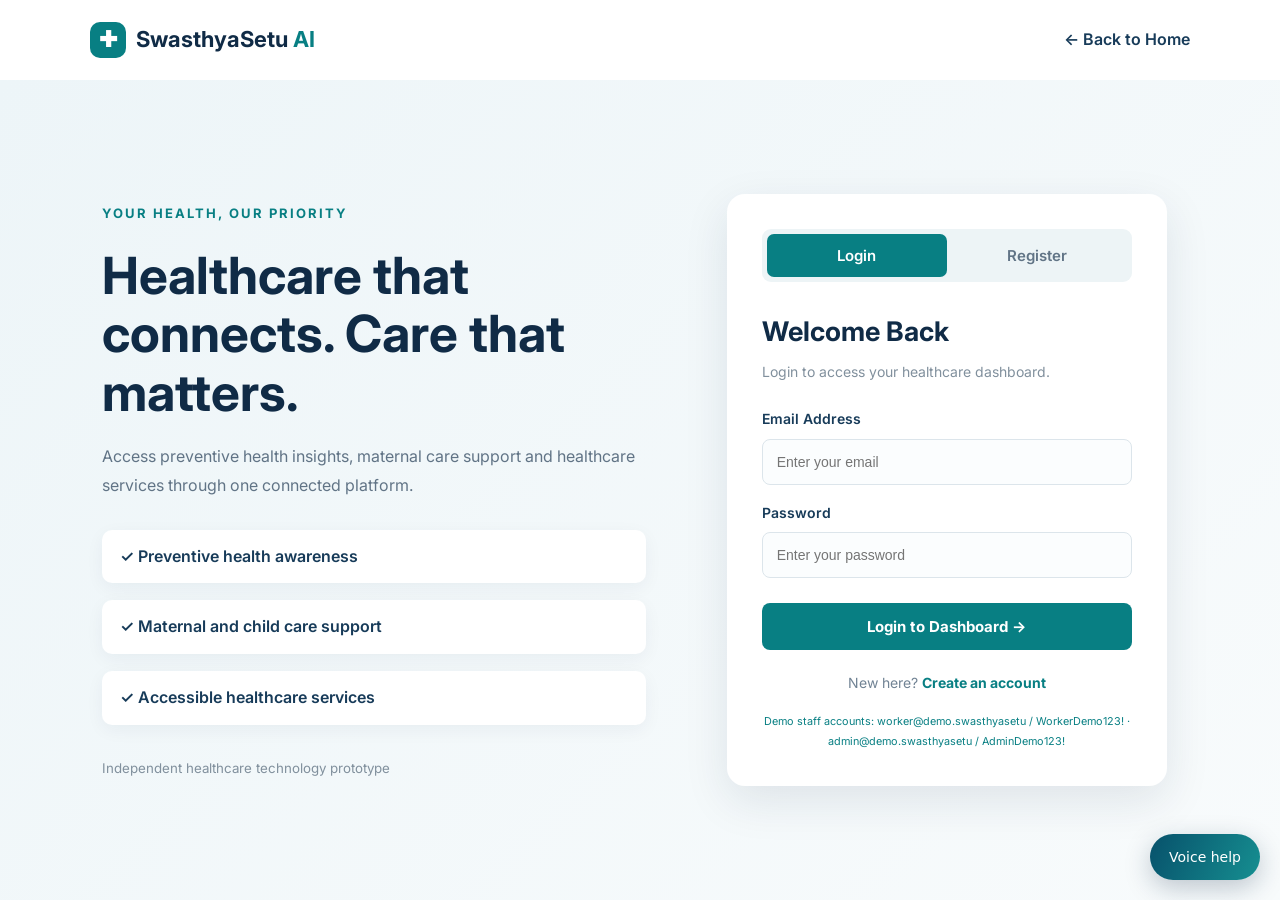
<file: frontend/pages/patient-journey.html>
<!DOCTYPE html>
<html lang="en">
<head>
  <meta charset="UTF-8">
  <meta name="viewport" content="width=device-width, initial-scale=1">
  <title>Unified Patient Journey | SwasthyaSetu AI</title>
  <link rel="stylesheet" href="../style.css">
  <link rel="stylesheet" href="../assets/css/patient-journey.css">
</head>
<body class="journey-body">
  <header class="journey-header">
    <a href="dashboard.html" class="journey-brand">✚ SwasthyaSetu <b>AI</b></a>
    <nav>
      <a href="role-dashboard.html">My Workspace</a>
      <a href="healthguard.html">HealthGuard</a>
      <a href="maternalcare.html">MaternalCare</a>
      <a href="medireach.html">MediReach</a>
      <a href="referrals.html">Smart Referral</a>
      <span id="currentRoleLabel" class="role-chip"></span>
    </nav>
  </header>

  <main class="journey-wrap">
    <section class="journey-hero">
      <div>
        <p class="eyebrow">CONNECTED CARE WORKFLOW · DEMO</p>
        <h1>Unified Patient Journey</h1>
        <p>Coordinate a fictional demo journey from registration through service navigation, referral and follow-up.</p>
      </div>
      <div class="hero-mark" aria-hidden="true">↗</div>
    </section>

    <div class="demo-alert" role="note">
      <strong>Demo environment only.</strong> Use fictional names and contact details. Do not enter real patient or medical information. This prototype does not provide clinical decisions or confirm real appointments.
    </div>

    <section class="journey-grid">
      <aside class="panel create-panel">
        <div class="panel-heading">
          <div><p class="eyebrow">START A WORKFLOW</p><h2>Register demo patient</h2></div>
          <span class="step-bubble">01</span>
        </div>
        <form id="patientForm">
          <label>Fictional patient name <input id="patientName" name="name" required minlength="2" maxlength="80" placeholder="e.g. Demo Patient A"></label>
          <div class="form-row">
            <label>Age <input id="patientAge" name="age" type="number" min="0" max="120" placeholder="Optional"></label>
            <label>Sex <select id="patientSex" name="sex"><option value="">Prefer not to say</option><option>Female</option><option>Male</option><option>Other</option></select></label>
          </div>
          <label>Fictional phone (optional) <input id="patientPhone" name="phone" inputmode="numeric" pattern="[0-9]{10}" maxlength="10" placeholder="10 digits"></label>
          <label>Demo note (optional) <textarea id="patientNotes" name="notes" rows="3" maxlength="300" placeholder="Non-clinical workflow note only"></textarea></label>
          <label class="consent-line"><input id="demoConfirm" type="checkbox" required> I confirm these are fictional demo details.</label>
          <button class="btn btn-primary" type="submit">Create patient journey <span>→</span></button>
        </form>
        <p id="formMessage" class="message" role="status"></p>
      </aside>

      <section class="panel list-panel">
        <div class="panel-heading">
          <div><p class="eyebrow">WORKSPACE</p><h2>Demo journeys</h2></div>
          <button id="refreshBtn" class="btn btn-light" type="button">↻ Refresh</button>
        </div>
        <div class="stats-row">
          <div><strong id="journeyTotal">0</strong><span>Total journeys</span></div>
          <div><strong id="openReferralTotal">0</strong><span>Open referrals</span></div>
        </div>
        <div id="journeyList" class="journey-list" aria-live="polite">
          <p class="empty-state">Loading demo journeys…</p>
        </div>
      </section>
    </section>

    <section id="detailPanel" class="panel detail-panel" hidden>
      <div class="detail-heading">
        <div><p class="eyebrow">PATIENT WORKFLOW</p><h2 id="detailName">Journey details</h2><p id="detailMeta" class="muted"></p></div>
        <div class="detail-actions"><span id="journeyId" class="id-chip"></span><button id="closeDetail" class="btn btn-light" type="button">Close</button></div>
      </div>

      <div class="journey-progress" id="journeyProgress"></div>

      <p id="patientReadOnlyHint" class="demo-alert" hidden>Patient view: you can review your own demo journey. A Health Worker or Admin manages activity and referral updates.</p>
      <div class="detail-columns">
        <section>
          <div class="subheading"><h3>Journey activity</h3><span class="muted">Append-only demo history</span></div>
          <form id="eventForm" class="inline-form">
            <label>Module / stage
              <select id="eventStage">
                <option>HealthGuard</option><option>MaternalCare</option><option>MediReach</option><option>Referral</option><option>Follow-up</option>
              </select>
            </label>
            <label>Status
              <select id="eventStatus"><option>Completed</option><option>In progress</option><option>Pending</option><option>Not applicable</option></select>
            </label>
            <label class="wide-field">Activity note <input id="eventNote" maxlength="300" placeholder="e.g. Opened the MediReach demo directory"></label>
            <button class="btn btn-primary" type="submit">Add activity</button>
          </form>
          <div id="eventTimeline" class="event-timeline"></div>
        </section>

        <section>
          <div class="subheading"><h3>Referral coordination</h3><span class="muted">Fictional records</span></div>
          <form id="referralForm" class="referral-form">
            <label>Facility name <input id="refFacility" required maxlength="120" placeholder="Demo Community Clinic"></label>
            <label>Referral purpose <input id="refReason" required maxlength="250" placeholder="General consultation demo"></label>
            <label>Demo appointment date <input id="refDate" type="date"></label>
            <button class="btn btn-primary" type="submit">Create demo referral</button>
          </form>
          <div id="referralList" class="referral-list"></div>
        </section>
      </div>
    </section>

    <footer class="journey-footer">SwasthyaSetu AI · Healthcare-support prototype · Synthetic/demo records only</footer>
  </main>
  <script src="../assets/js/patient-journey.js" defer></script>
  <script src="../assets/js/voice-assistant.js" defer></script>
</body>
</html>
</file>
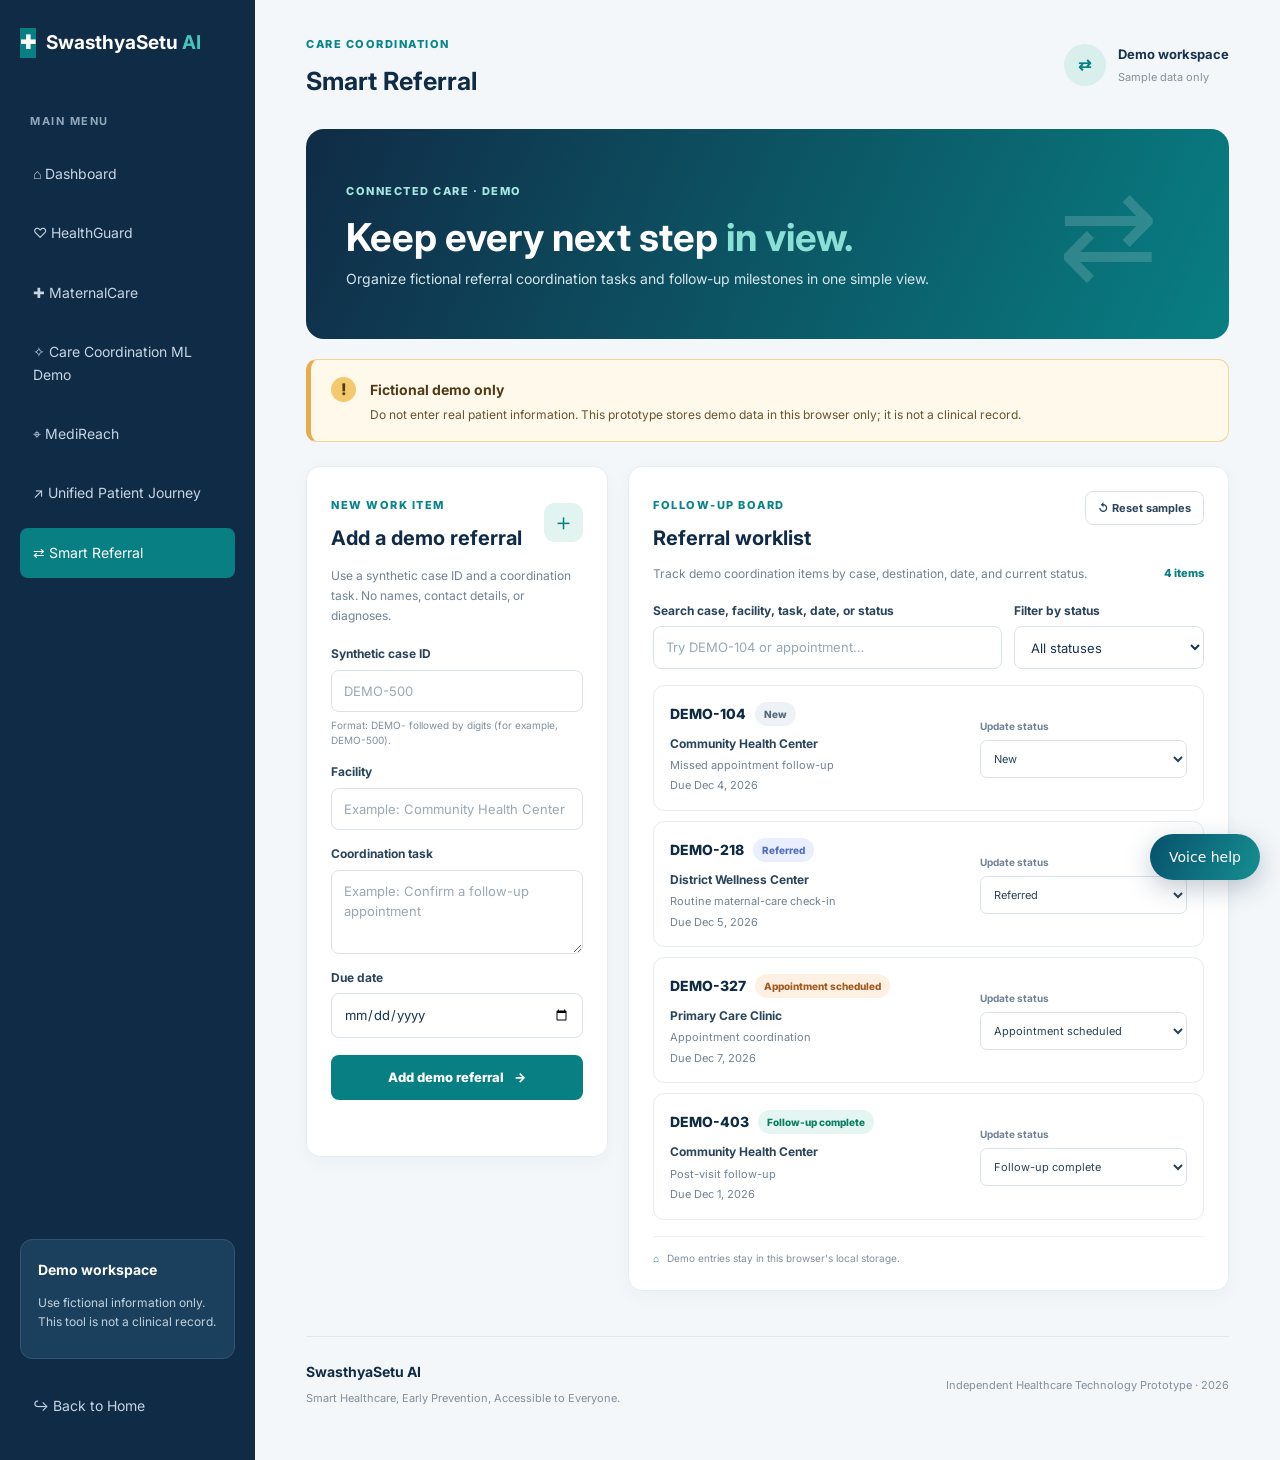
<file: frontend/pages/referrals.html>
<!DOCTYPE html>
<html lang="en">
<head>
    <meta charset="UTF-8">
    <meta name="viewport" content="width=device-width, initial-scale=1.0">
    <meta name="theme-color" content="#102b46">
    <title>Smart Referral | SwasthyaSetu AI</title>
    <link rel="stylesheet" href="../style.css">
    <link rel="stylesheet" href="../assets/css/dashboard.css">
    <link rel="stylesheet" href="../assets/css/referrals.css">
</head>
<body>
<div class="dashboard-layout">
    <aside class="sidebar">
        <a href="../index.html" class="dash-brand"><span class="brand-icon">✚</span><span>SwasthyaSetu <b>AI</b></span></a>
        <p class="sidebar-label">MAIN MENU</p>
        <nav class="sidebar-nav" aria-label="Main navigation">
            <a href="dashboard.html">⌂ Dashboard</a>
            <a href="healthguard.html">♡ HealthGuard</a>
            <a href="maternalcare.html">✚ MaternalCare</a>
            <a href="ml-insights.html">✧ Care Coordination ML Demo</a>
            <a href="medireach.html">⌖ MediReach</a>
            <a href="patient-journey.html">↗ Unified Patient Journey</a>
            <a href="referrals.html" class="active" aria-current="page">⇄ Smart Referral</a>
        </nav>
        <div class="sidebar-bottom">
            <div class="help-card"><span>Demo workspace</span><p>Use fictional information only. This tool is not a clinical record.</p></div>
            <a href="../index.html" class="logout-link">↪ Back to Home</a>
        </div>
    </aside>

    <main class="dashboard-main referral-main">
        <header class="dash-topbar">
            <div><span class="topbar-label">CARE COORDINATION</span><h2>Smart Referral</h2></div>
            <div class="profile-area"><div class="profile-avatar" aria-hidden="true">⇄</div><div><strong>Demo workspace</strong><small>Sample data only</small></div></div>
        </header>

        <section class="referral-hero" aria-labelledby="page-title">
            <div class="hero-copy">
                <span class="welcome-tag">CONNECTED CARE · DEMO</span>
                <h1 id="page-title">Keep every next step <span>in view.</span></h1>
                <p>Organize fictional referral coordination tasks and follow-up milestones in one simple view.</p>
            </div>
            <div class="hero-mark" aria-hidden="true">⇄</div>
        </section>

        <section class="demo-warning" role="note" aria-label="Important demo data notice">
            <span class="warning-icon" aria-hidden="true">!</span>
            <div><strong>Fictional demo only</strong><p>Do not enter real patient information. This prototype stores demo data in this browser only; it is not a clinical record.</p></div>
        </section>

        <section class="referral-content-grid" aria-label="Referral workspace">
            <section class="panel create-panel" aria-labelledby="create-title">
                <div class="panel-heading"><div><span class="section-eyebrow">NEW WORK ITEM</span><h2 id="create-title">Add a demo referral</h2></div><span class="heading-icon" aria-hidden="true">＋</span></div>
                <p class="panel-intro">Use a synthetic case ID and a coordination task. No names, contact details, or diagnoses.</p>
                <form id="referral-form">
                    <div class="field"><label for="case-id">Synthetic case ID</label><input id="case-id" name="caseId" type="text" placeholder="DEMO-500" pattern="DEMO-[0-9]{3,}" title="Use DEMO- followed by at least three digits, such as DEMO-500." required autocomplete="off" maxlength="20"><small>Format: DEMO- followed by digits (for example, DEMO-500).</small></div>
                    <div class="field"><label for="facility">Facility</label><input id="facility" name="facility" type="text" placeholder="Example: Community Health Center" required maxlength="80" autocomplete="off"></div>
                    <div class="field"><label for="task">Coordination task</label><textarea id="task" name="task" rows="3" placeholder="Example: Confirm a follow-up appointment" required maxlength="140"></textarea></div>
                    <div class="field"><label for="due-date">Due date</label><input id="due-date" name="dueDate" type="date" required></div>
                    <button class="action-button" type="submit">Add demo referral <span aria-hidden="true">→</span></button>
                    <p id="form-message" class="form-message" role="status" aria-live="polite"></p>
                </form>
            </section>

            <section class="panel list-panel" aria-labelledby="list-title">
                <div class="panel-heading list-heading"><div><span class="section-eyebrow">FOLLOW-UP BOARD</span><h2 id="list-title">Referral worklist</h2></div><button type="button" class="reset-button" id="reset-button">↺ Reset samples</button></div>
                <div class="list-summary"><p>Track demo coordination items by case, destination, date, and current status.</p><span id="result-count" class="result-count" aria-live="polite"></span></div>
                <div class="filters">
                    <div class="field search-field"><label for="search-input">Search case, facility, task, date, or status</label><input id="search-input" type="search" placeholder="Try DEMO-104 or appointment…" autocomplete="off"></div>
                    <div class="field status-field"><label for="status-filter">Filter by status</label><select id="status-filter"><option value="">All statuses</option></select></div>
                </div>
                <div id="referral-list" class="referral-list" aria-live="polite"></div>
                <p id="empty-state" class="empty-state" hidden>No matching referrals. Adjust your search or add a demo item.</p>
                <p class="storage-note"><span aria-hidden="true">⌂</span> Demo entries stay in this browser's local storage.</p>
            </section>
        </section>

        <footer class="dashboard-footer"><div><strong>SwasthyaSetu AI</strong><p>Smart Healthcare, Early Prevention, Accessible to Everyone.</p></div><span>Independent Healthcare Technology Prototype · 2026</span></footer>
    </main>
</div>
<script src="../assets/js/referral-store.js" defer></script>
<script src="../assets/js/referrals.js" defer></script>
<script src="../assets/js/voice-assistant.js" defer></script>
</body>
</html>
</file>
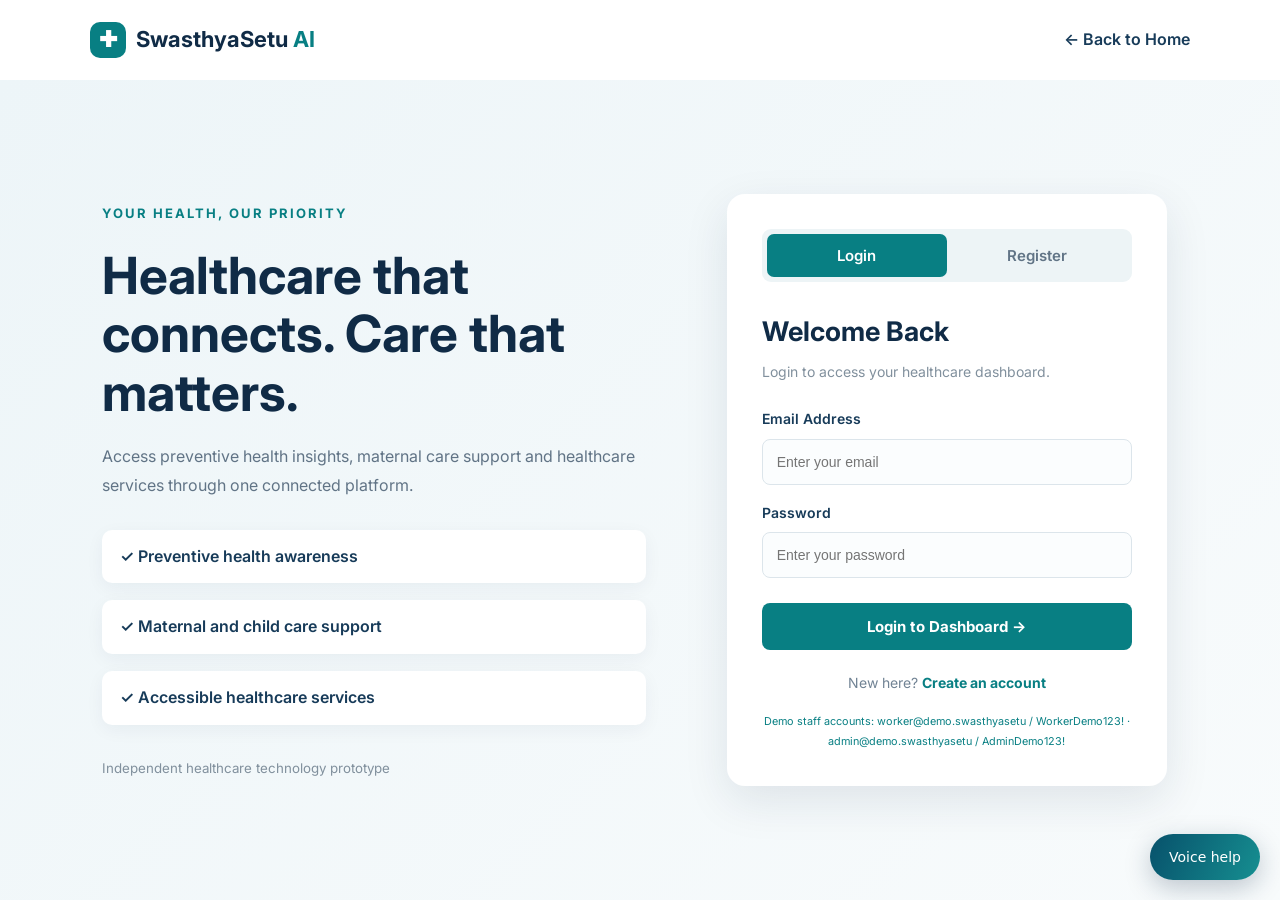
<file: frontend/pages/role-dashboard.html>
<!DOCTYPE html>
<html lang="en">
<head>
  <meta charset="UTF-8"><meta name="viewport" content="width=device-width, initial-scale=1">
  <title>Role Workspace | SwasthyaSetu AI</title>
  <link rel="stylesheet" href="../style.css"><link rel="stylesheet" href="../assets/css/role-dashboard.css">
</head>
<body class="role-page">
  <header class="role-header"><a href="../index.html">✚ SwasthyaSetu <b>AI</b></a><div><span id="roleBadge">Loading role…</span><button id="logoutBtn" class="role-logout">Sign out</button></div></header>
  <main class="role-main">
    <section class="role-hero"><p class="eyebrow">ROLE-BASED DEMO WORKSPACE</p><h1 id="greeting">Welcome</h1><p id="roleDescription">Your workspace is loading.</p></section>
    <section id="adminStats" class="role-stats" hidden>
      <article><strong id="statUsers">—</strong><span>Demo accounts</span></article><article><strong id="statPatients">—</strong><span>Demo journeys</span></article><article><strong id="statReferrals">—</strong><span>Total referrals</span></article><article><strong id="statOpen">—</strong><span>Open referrals</span></article>
    </section>
    <section class="role-grid" id="roleActions"></section>
    <section class="role-panel"><div class="role-panel-head"><div><p class="eyebrow">YOUR ACCESS</p><h2>Permission summary</h2></div></div><ul id="permissionList"></ul></section>
    <p class="role-warning">Demonstration prototype only. Use fictional records. This workspace is not a clinical record system and does not provide diagnosis or treatment advice.</p>
  </main>
  <script src="../assets/js/role-dashboard.js" defer></script>
  <script src="../assets/js/voice-assistant.js" defer></script>
</body></html>
</file>
<file: frontend/style.css>
@import url('https://fonts.googleapis.com/css2?family=Inter:wght@400;500;600;700;800&display=swap');

:root {
    --navy: #102a43;
    --blue: #176b87;
    --teal: #16a6a1;
    --orange: #f59b23;
    --green: #16834a;
    --light: #f4f7fa;
    --white: #ffffff;
    --text: #243b53;
    --muted: #627d98;
    --border: #e3ebf2;
}

* {
    margin: 0;
    padding: 0;
    box-sizing: border-box;
}

html {
    scroll-behavior: smooth;
}

body {
    font-family: 'Inter', sans-serif;
    color: var(--text);
    background: var(--white);
    line-height: 1.6;
}

a {
    text-decoration: none;
    color: inherit;
}

button {
    font-family: inherit;
    cursor: pointer;
}

.section {
    padding: 85px 8%;
}

.tagline {
    color: var(--teal);
    font-size: 11px;
    font-weight: 800;
    letter-spacing: 2px;
}

.primary-btn,
.secondary-btn,
.contact-btn {
    display: inline-block;
    padding: 13px 24px;
    border-radius: 9px;
    font-size: 13px;
    font-weight: 700;
    transition: .3s;
}

.primary-btn {
    background: var(--orange);
    color: white;
}

.secondary-btn {
    color: var(--navy);
    background: white;
    border: 1px solid var(--navy);
}

.primary-btn:hover,
.secondary-btn:hover,
.contact-btn:hover {
    transform: translateY(-3px);
}
</file>
<file: frontend/assets/css/landing.css>
/* NAVBAR */

.navbar {
    min-height: 82px;
    padding: 14px 5.5%;
    display: flex;
    align-items: center;
    justify-content: space-between;
    gap: 20px;
    background: white;
    position: sticky;
    top: 0;
    z-index: 100;
    box-shadow: 0 3px 18px rgba(16,42,67,.06);
}

.brand {
    display: flex;
    align-items: center;
    gap: 12px;
    color: var(--navy);
}

.brand-icon {
    width: 44px;
    height: 44px;
    display: grid;
    place-items: center;
    border-radius: 13px;
    color: white;
    font-size: 27px;
    background: linear-gradient(135deg,var(--teal),var(--navy));
    border-bottom: 4px solid var(--orange);
}

.brand h2 {
    font-size: 18px;
    line-height: 1.3;
}

.brand h2 span {
    color: var(--teal);
}

.brand small {
    font-size: 10px;
    color: var(--muted);
}

.nav-links {
    display: flex;
    align-items: center;
    gap: 23px;
    font-size: 12px;
    font-weight: 600;
    color: var(--navy);
}

.nav-links a:hover {
    color: var(--teal);
}

.login-btn,
.register-btn {
    padding: 10px 18px;
    border-radius: 8px;
}

.login-btn {
    border: 1px solid var(--navy);
}

.register-btn {
    color: white !important;
    background: var(--navy);
}

.menu-toggle {
    display: none;
    border: 0;
    background: none;
    color: var(--navy);
    font-size: 25px;
}

/* HERO */

.hero {
    min-height: 510px;
    padding: 70px 8%;
    display: grid;
    grid-template-columns: 1.1fr .9fr;
    align-items: center;
    gap: 35px;
    background:
        radial-gradient(circle at 80% 40%,#d9f2f2,transparent 35%),
        linear-gradient(115deg,#f8fbff,#edf6fa);
    border-bottom: 6px solid var(--green);
}

.hero-content h1 {
    margin: 18px 0;
    color: var(--navy);
    font-size: clamp(36px,4.5vw,56px);
    line-height: 1.15;
    letter-spacing: -2px;
}

.hero-content h1 span {
    color: var(--orange);
}

.hero-content > p {
    max-width: 520px;
    color: var(--muted);
    font-size: 14px;
    line-height: 1.9;
}

.hero-buttons {
    display: flex;
    flex-wrap: wrap;
    gap: 14px;
    margin-top: 28px;
}

.hero-note {
    margin-top: 25px;
    color: var(--muted);
    font-size: 12px;
}

.hero-note span {
    color: var(--green);
    font-weight: 900;
}

/* HERO VISUAL */

.hero-image {
    min-height: 340px;
    display: grid;
    place-items: center;
    position: relative;
}

.circle {
    position: absolute;
    border: 1px solid rgba(22,166,161,.25);
    border-radius: 50%;
}

.circle-one {
    width: 310px;
    height: 310px;
}

.circle-two {
    width: 390px;
    height: 240px;
    transform: rotate(-30deg);
}

.health-icon {
    width: 185px;
    height: 215px;
    display: grid;
    place-items: center;
    color: white;
    font-size: 90px;
    background: linear-gradient(145deg,var(--teal),var(--navy));
    clip-path: polygon(50% 0,95% 17%,88% 69%,50% 100%,12% 69%,5% 17%);
    z-index: 2;
}

.floating-card {
    position: absolute;
    width: 55px;
    height: 55px;
    display: grid;
    place-items: center;
    border-radius: 16px;
    color: var(--blue);
    font-size: 27px;
    background: white;
    box-shadow: 0 8px 25px rgba(16,42,67,.12);
    z-index: 3;
}

.heart { top: 30px; left: 10%; }
.doctor { top: 20px; right: 10%; }
.care { bottom: 65px; right: 5%; }

.image-caption {
    position: absolute;
    bottom: 0;
    padding: 12px 23px;
    border-radius: 12px;
    background: white;
    text-align: center;
    box-shadow: 0 8px 24px rgba(16,42,67,.08);
    z-index: 4;
}

.image-caption h3 {
    font-size: 13px;
    color: var(--navy);
}

.image-caption p {
    font-size: 10px;
    color: var(--muted);
}

/* HIGHLIGHTS */

.highlights {
    padding: 22px 8%;
    display: grid;
    grid-template-columns: repeat(4,1fr);
    gap: 20px;
    color: white;
    background: var(--navy);
}

.highlights div {
    display: flex;
    justify-content: center;
    align-items: center;
    gap: 12px;
}

.highlights strong {
    color: var(--orange);
    font-size: 23px;
}

.highlights span {
    font-size: 12px;
    font-weight: 600;
}

/* SECTION HEADING */

.section-heading {
    max-width: 650px;
    margin: 0 auto 42px;
    text-align: center;
}

.section-heading h2 {
    margin: 12px 0;
    color: var(--navy);
    font-size: clamp(27px,3vw,37px);
    line-height: 1.3;
}

.section-heading h2 span {
    color: var(--orange);
}

.section-heading p {
    color: var(--muted);
    font-size: 13px;
}

/* SERVICES */

.service-container {
    display: grid;
    grid-template-columns: repeat(3,1fr);
    gap: 23px;
}

.service-card {
    padding: 30px 26px;
    border: 1px solid var(--border);
    border-radius: 17px;
    background: white;
    transition: .3s;
}

.service-card:hover {
    transform: translateY(-7px);
    box-shadow: 0 15px 35px rgba(16,42,67,.09);
}

.service-icon {
    width: 57px;
    height: 57px;
    display: grid;
    place-items: center;
    margin-bottom: 20px;
    border-radius: 16px;
    background: #eaf4ff;
    color: var(--blue);
    font-size: 29px;
}

.maternal .service-icon {
    background: #eaf8ef;
    color: var(--green);
}

.medireach .service-icon {
    background: #f0edff;
    color: #6751c8;
}

.service-card h3 {
    margin-bottom: 10px;
    color: var(--navy);
    font-size: 20px;
}

.service-card p {
    min-height: 75px;
    color: var(--muted);
    font-size: 13px;
    line-height: 1.8;
}

.service-card a {
    display: inline-block;
    margin-top: 17px;
    color: var(--blue);
    font-size: 12px;
    font-weight: 800;
}

/* HOW IT WORKS */

.how-section {
    background: var(--light);
}

.steps {
    display: grid;
    grid-template-columns: repeat(4,1fr);
    gap: 25px;
    text-align: center;
}

.step {
    padding: 20px 12px;
}

.step-number {
    width: 70px;
    height: 70px;
    display: grid;
    place-items: center;
    margin: 0 auto 17px;
    border: 2px solid #c9e6ee;
    border-radius: 50%;
    color: var(--blue);
    background: white;
    font-size: 22px;
    font-weight: 800;
}

.step h3 {
    color: var(--navy);
    font-size: 16px;
}

.step p {
    margin-top: 8px;
    color: var(--muted);
    font-size: 12px;
}

/* ABOUT */

.about {
    display: grid;
    grid-template-columns: .9fr 1.1fr;
    align-items: center;
    gap: 60px;
}

.about-art {
    min-height: 310px;
    display: grid;
    place-items: center;
    position: relative;
    overflow: hidden;
    border-radius: 25px;
    background: linear-gradient(140deg,#e4f5f5,#eaf1fb);
}

.about-symbol {
    width: 135px;
    height: 135px;
    display: grid;
    place-items: center;
    border-radius: 35px;
    color: white;
    background: linear-gradient(145deg,var(--teal),var(--navy));
    font-size: 75px;
    box-shadow: 0 18px 35px rgba(16,42,67,.2);
}

.about-art span {
    position: absolute;
    bottom: 25px;
    color: var(--blue);
    font-size: 10px;
    font-weight: 800;
    letter-spacing: 2px;
}

.about-content h2 {
    margin: 12px 0;
    color: var(--navy);
    font-size: 34px;
    line-height: 1.3;
}

.about-content h2 span {
    color: var(--orange);
}

.about-content p {
    margin: 15px 0;
    color: var(--muted);
    font-size: 13px;
    line-height: 1.9;
}

.about-content .primary-btn {
    margin-top: 10px;
}

/* CONTACT */

.contact-section {
    padding: 65px 8%;
    text-align: center;
    color: white;
    background: linear-gradient(110deg,var(--navy),var(--blue));
}

.contact-section .tagline {
    color: #a8e9dc;
}

.contact-section h2 {
    margin: 12px 0;
    font-size: clamp(26px,3vw,38px);
}

.contact-section p {
    margin-bottom: 24px;
    color: #d7e7ef;
    font-size: 13px;
}

.contact-btn {
    color: var(--navy);
    background: white;
}

/* FOOTER */

.footer {
    padding: 50px 8% 0;
    color: white;
    background: #091f35;
}

.footer-content {
    display: grid;
    grid-template-columns: 1.5fr 1fr 1fr 1fr;
    gap: 35px;
    padding-bottom: 40px;
}

.footer-content h2 {
    margin-bottom: 15px;
    font-size: 19px;
}

.footer-content h2::first-letter {
    color: var(--teal);
}

.footer-content h3 {
    margin-bottom: 14px;
    font-size: 14px;
}

.footer-content p {
    max-width: 290px;
    color: #bdcbd7;
    font-size: 12px;
    line-height: 1.9;
}

.footer-content > div:not(:first-child) {
    display: flex;
    flex-direction: column;
    gap: 11px;
}

.footer-content a {
    color: #bdcbd7;
    font-size: 12px;
}

.footer-content a:hover {
    color: var(--orange);
}

.footer-bottom {
    min-height: 55px;
    display: flex;
    justify-content: space-between;
    align-items: center;
    gap: 15px;
    border-top: 1px solid rgba(255,255,255,.13);
    color: #bdcbd7;
    font-size: 11px;
}

/* RESPONSIVE */

@media(max-width:1000px) {
    .nav-links { gap: 12px; }
    .hero { padding-left: 6%; padding-right: 6%; }
}

@media(max-width:800px) {
    .menu-toggle { display: block; }

    .nav-links {
        display: none;
        position: absolute;
        top: 82px;
        left: 0;
        width: 100%;
        padding: 22px 6%;
        flex-direction: column;
        align-items: stretch;
        gap: 17px;
        background: white;
        box-shadow: 0 12px 18px rgba(16,42,67,.1);
    }

    .nav-links.active { display: flex; }

    .hero {
        grid-template-columns: 1fr;
        text-align: center;
    }

    .hero-content > p { margin: auto; }
    .hero-buttons { justify-content: center; }

    .hero-image { min-height: 330px; }

    .highlights { grid-template-columns: repeat(2,1fr); }
    .service-container { grid-template-columns: 1fr; }
    .service-card p { min-height: auto; }
    .steps { grid-template-columns: repeat(2,1fr); }
    .about { grid-template-columns: 1fr; gap: 35px; }
    .footer-content { grid-template-columns: repeat(2,1fr); }
}

@media(max-width:480px) {
    .navbar { padding: 12px 5%; }
    .brand h2 { font-size: 15px; }
    .brand small { font-size: 9px; }

    .hero { padding: 55px 6%; }
    .hero-content h1 { font-size: 36px; }
    .hero-image { transform: scale(.85); margin: -15px 0; }

    .highlights { padding: 20px 5%; gap: 17px 8px; }
    .highlights span { font-size: 10px; }

    .section { padding: 60px 6%; }
    .steps { gap: 12px; }

    .footer { padding: 45px 6% 0; }
    .footer-content { gap: 28px 18px; }

    .footer-bottom {
        padding: 15px 0;
        flex-direction: column;
        align-items: flex-start;
    }
}
</file>
<file: frontend/assets/css/admin-panel.css>
.admin-page { background: #f3f7fa; color: #183047; min-height: 100vh; }
.admin-header {
  height: 68px; background: #fff; border-bottom: 1px solid #e1e9ef;
  padding: 0 max(4vw, 18px); display: flex; align-items: center; justify-content: space-between;
}
.admin-header > a { color: #174b65; font-weight: 800; text-decoration: none; font-size: 19px; }
.admin-header nav { display: flex; align-items: center; gap: 18px; }
.admin-header nav a { color: #426174; text-decoration: none; font-size: 14px; }
.admin-header button {
  background: #fff; border: 1px solid #d5e0e9; border-radius: 8px; padding: 9px 13px; cursor: pointer;
}
.admin-main { max-width: 1180px; margin: 30px auto; padding: 0 18px 50px; }
.admin-hero {
  background: linear-gradient(115deg, #124b68, #187e80); color: #fff;
  border-radius: 18px; padding: 30px;
}
.admin-hero p, .section-head p {
  font-size: 11px; letter-spacing: 1.4px; font-weight: 800; margin: 0 0 8px; color: #bfe8e8;
}
.admin-hero h1 { font-size: clamp(28px, 4vw, 38px); margin: 0 0 8px; }
.admin-hero span { color: #e0f0f2; }
.admin-message { min-height: 22px; margin: 12px 0 0; font-size: 14px; }
.admin-stats {
  display: grid; grid-template-columns: repeat(4, minmax(0, 1fr)); gap: 13px; margin: 18px 0;
}
.admin-stats article, .admin-card {
  background: #fff; border: 1px solid #e1e9ef; border-radius: 14px; padding: 18px;
}
.admin-stats strong { display: block; font-size: 27px; color: #126d75; }
.admin-stats span { font-size: 13px; color: #60778a; }
.admin-card { margin-top: 17px; }
.section-head {
  display: flex; justify-content: space-between; align-items: center; gap: 14px; margin-bottom: 14px;
}
.section-head p { color: #168087; }
.section-head h2 { margin: 0; font-size: 20px; }
.section-head > span { font-size: 12px; color: #718393; }

/* AI Briefing */
.ai-briefing { border-left: 4px solid #0d7377; }
.ai-badge {
  font-size: 11px; font-weight: 700; padding: 4px 10px; border-radius: 20px;
  background: #e8f6f5; color: #0d5c5f;
}
.ai-headline {
  font-size: 17px; font-weight: 700; color: #124b68; margin-bottom: 12px;
}
.ai-bullets {
  margin: 0 0 12px; padding-left: 20px; color: #35546b; font-size: 14px;
}
.ai-bullets li { margin: 6px 0; }
.ai-fairness {
  margin: 0; padding: 10px 12px; background: #f4f8fa; border-radius: 8px;
  font-size: 13px; color: #5a7080;
}

/* Impact */
.impact-grid {
  display: grid; grid-template-columns: repeat(4, 1fr); gap: 12px; margin-bottom: 14px;
}
.impact-item {
  padding: 14px; background: #f4f9f9; border-radius: 10px; text-align: center;
}
.impact-item strong { display: block; font-size: 22px; color: #126d75; }
.impact-item span { font-size: 12px; color: #60778a; }
.role-dist { font-size: 13px; color: #5a7080; }
.role-label { font-weight: 600; margin-right: 6px; }
.role-pill {
  display: inline-block; margin: 3px 4px 3px 0; padding: 4px 10px;
  background: #eef5f6; border-radius: 20px; font-size: 12px;
}
.role-pill b { color: #126d75; }

/* Tables */
.table-wrap { overflow-x: auto; }
table { width: 100%; border-collapse: collapse; min-width: 650px; }
th, td {
  text-align: left; padding: 12px 10px; border-bottom: 1px solid #edf1f4; font-size: 13px;
}
th { color: #60778a; font-size: 11px; text-transform: uppercase; letter-spacing: .5px; }
td small { display: block; color: #748596; margin-top: 4px; }
td select, td button {
  padding: 8px 9px; border: 1px solid #d6e1e8; border-radius: 7px; background: #fff; color: #234154;
}
td button {
  cursor: pointer; background: #eaf5f5; border-color: #cce5e4; color: #0f5f66; font-weight: 600;
}
td button:hover { filter: brightness(0.97); }
.referral-stats { display: flex; flex-wrap: wrap; gap: 10px; }
.referral-pill {
  padding: 8px 14px; background: #f0f7f7; border-radius: 20px; font-size: 13px; color: #35546b;
}
.referral-pill b { margin-right: 6px; color: #126d75; }
.admin-warning {
  margin-top: 24px; padding: 14px 16px; background: #fff8e8; border: 1px solid #ead9a8;
  border-radius: 10px; font-size: 13px; color: #6a5420;
}

@media (max-width: 900px) {
  .admin-stats, .impact-grid { grid-template-columns: repeat(2, 1fr); }
}
@media (max-width: 560px) {
  .admin-stats, .impact-grid { grid-template-columns: 1fr; }
  .admin-header nav { gap: 10px; font-size: 12px; }
  .section-head { flex-direction: column; align-items: flex-start; }
}

/* Seed demo button */
.hero-actions {
  margin-top: 18px;
  display: flex;
  flex-wrap: wrap;
  align-items: center;
  gap: 12px;
}
.seed-btn {
  background: #fff;
  color: #124b68;
  border: none;
  border-radius: 10px;
  padding: 11px 18px;
  font-weight: 750;
  font-size: 14px;
  cursor: pointer;
  box-shadow: 0 2px 8px rgba(0,0,0,0.12);
}
.seed-btn:hover { filter: brightness(1.05); }
.seed-btn:disabled { opacity: 0.7; cursor: wait; }
.hero-actions small { color: #c5e4e6; font-size: 12px; }
</file>
<file: frontend/assets/ai_features.css>
* {
    box-sizing: border-box;
}

body {
    margin: 0;
    font-family: Arial, sans-serif;
    background: #f4f8f8;
    color: #263b40;
}

.topbar {
    background: #ffffff;
    padding: 18px 6%;
    display: flex;
    align-items: center;
    justify-content: space-between;
    box-shadow: 0 2px 12px rgba(0,0,0,0.05);
}

.topbar h1 {
    margin: 0;
    color: #176d70;
    font-size: 24px;
}

.topbar h1 span {
    color: #e18c65;
}

.topbar p {
    margin: 5px 0 0;
    color: #829195;
    font-size: 13px;
}

.back-link {
    color: #176d70;
    text-decoration: none;
    font-weight: bold;
}

.container {
    width: min(1100px, 92%);
    margin: 30px auto;
}

.welcome {
    background: linear-gradient(120deg, #176d70, #299b94);
    color: white;
    border-radius: 20px;
    padding: 35px;
    display: flex;
    align-items: center;
    justify-content: space-between;
    gap: 20px;
}

.welcome h2 {
    font-size: 30px;
    margin: 10px 0;
}

.welcome p {
    line-height: 1.6;
}

.welcome-icon {
    font-size: 75px;
    opacity: 0.7;
}

.eyebrow {
    color: #e18c65;
    font-size: 11px;
    font-weight: bold;
    letter-spacing: 1.5px;
}

.tabs {
    display: flex;
    flex-wrap: wrap;
    gap: 10px;
    margin: 25px 0;
}

.tab {
    border: 1px solid #d7e5e4;
    background: white;
    color: #52666a;
    border-radius: 30px;
    padding: 12px 20px;
    cursor: pointer;
    font-weight: bold;
}

.tab.active {
    background: #176d70;
    color: white;
    border-color: #176d70;
}

.feature-section {
    margin-bottom: 35px;
}

.hidden {
    display: none !important;
}

.section-heading {
    margin-bottom: 20px;
}

.section-heading h2 {
    margin: 8px 0;
    font-size: 27px;
    color: #244b50;
}

.section-heading p {
    color: #77888b;
    line-height: 1.5;
}

.panel,
.result-box,
.record-card {
    background: white;
    padding: 25px;
    border-radius: 16px;
    border: 1px solid #e4eeee;
    margin-bottom: 18px;
    box-shadow: 0 4px 18px rgba(35,80,80,0.04);
}

.form-grid {
    display: grid;
    grid-template-columns: repeat(2, minmax(0, 1fr));
    gap: 18px;
}

.field {
    display: flex;
    flex-direction: column;
    gap: 8px;
    margin-bottom: 18px;
    min-width: 0;
}

.field.full {
    grid-column: 1 / -1;
}

.field label {
    font-weight: bold;
    font-size: 14px;
    color: #40585d;
}

.field input,
.field select,
.field textarea {
    width: 100%;
    padding: 13px;
    border: 1px solid #d7e2e2;
    border-radius: 9px;
    outline: none;
    font: inherit;
    background: #fbfdfd;
    color: #263b40;
}

.field input:focus,
.field select:focus,
.field textarea:focus {
    border-color: #299b94;
    box-shadow: 0 0 0 3px rgba(41,155,148,0.1);
}

.field textarea {
    resize: vertical;
}

.primary-btn {
    background: #176d70;
    border: none;
    color: white;
    border-radius: 9px;
    padding: 14px 20px;
    cursor: pointer;
    font-weight: bold;
    margin-top: 5px;
}

.primary-btn:hover {
    background: #10575a;
}

.primary-btn:disabled {
    opacity: 0.6;
    cursor: not-allowed;
}

.result-box {
    line-height: 1.75;
    white-space: pre-wrap;
    overflow-wrap: anywhere;
}

.result-box h3 {
    color: #176d70;
    margin-top: 0;
}

.result-box pre {
    white-space: pre-wrap;
    overflow-wrap: anywhere;
    font: inherit;
    margin: 0;
}

.disclaimer {
    color: #8b6860;
    font-size: 12px;
    line-height: 1.6;
    margin-top: 18px;
}

.guidance-panel {
    border-left: 4px solid #299b94;
}

.guidance-panel p {
    line-height: 1.5;
}

.record-list {
    margin-top: 20px;
}

.record-card {
    display: flex;
    flex-direction: column;
    gap: 9px;
    overflow-wrap: anywhere;
}

.record-card h3 {
    margin: 0;
    color: #176d70;
}

.record-card p {
    margin: 0;
    color: #617276;
    line-height: 1.5;
}

.status {
    display: inline-block;
    width: fit-content;
    padding: 5px 10px;
    border-radius: 20px;
    background: #e7f5ee;
    color: #26764c;
    font-size: 12px;
    font-weight: bold;
}

.status.pending {
    background: #fff2d9;
    color: #946317;
}

.status.overdue,
.status.urgent {
    background: #fde8e6;
    color: #a52f28;
}

.record-actions {
    display: flex;
    flex-wrap: wrap;
    gap: 10px;
}

.small-btn {
    border: 1px solid #d7e2e2;
    background: white;
    color: #176d70;
    padding: 8px 12px;
    border-radius: 8px;
    cursor: pointer;
}

footer {
    text-align: center;
    padding: 25px;
    color: #829195;
    font-size: 12px;
}

@media (max-width: 650px) {
    .welcome {
        padding: 25px;
    }

    .welcome h2 {
        font-size: 23px;
    }

    .welcome-icon {
        font-size: 45px;
    }

    .form-grid {
        grid-template-columns: 1fr;
    }

    .field.full {
        grid-column: auto;
    }

    .panel {
        padding: 18px;
    }

    .tab {
        padding: 10px 14px;
        font-size: 12px;
    }
}
</file>
<file: frontend/assets/css/auth.css>
.auth-header {
    display: flex;
    justify-content: space-between;
    align-items: center;
    padding: 22px 7%;
    background: #fff;
}

.brand {
    display: flex;
    align-items: center;
    gap: 10px;
    text-decoration: none;
    color: #102b46;
    font-size: 22px;
    font-weight: 700;
}

.brand-icon {
    background: #087f83;
    color: white;
    width: 36px;
    height: 36px;
    display: grid;
    place-items: center;
    border-radius: 10px;
}

.brand b {
    color: #087f83;
}

.back-link {
    color: #173b59;
    text-decoration: none;
    font-weight: 600;
}

.auth-container {
    min-height: calc(100vh - 80px);
    padding: 55px 8%;
    display: grid;
    grid-template-columns: 1fr 0.85fr;
    align-items: center;
    gap: 70px;
    background: linear-gradient(135deg, #edf5f8, #f8fbfc);
}

.auth-info {
    max-width: 570px;
}

.eyebrow {
    color: #087f83;
    font-size: 13px;
    font-weight: 700;
    letter-spacing: 2px;
}

.auth-info h1 {
    color: #102b46;
    font-size: clamp(34px, 4vw, 52px);
    line-height: 1.15;
    margin: 20px 0;
}

.auth-info p {
    color: #617486;
    font-size: 16px;
    line-height: 1.8;
}

.auth-points {
    margin: 30px 0;
    display: grid;
    gap: 17px;
    color: #173b59;
    font-weight: 600;
}

.auth-points div {
    background: white;
    padding: 14px 18px;
    border-radius: 10px;
    box-shadow: 0 5px 18px rgba(16, 43, 70, 0.05);
}

.auth-info small {
    color: #81909d;
}

.auth-card {
    background: white;
    padding: 35px;
    border-radius: 18px;
    box-shadow: 0 15px 45px rgba(16, 43, 70, 0.10);
    width: 100%;
    max-width: 440px;
    justify-self: center;
}

.auth-tabs {
    display: flex;
    background: #edf4f6;
    border-radius: 9px;
    padding: 5px;
    margin-bottom: 28px;
}

.tab {
    flex: 1;
    border: none;
    background: transparent;
    padding: 12px;
    border-radius: 7px;
    font-size: 15px;
    font-weight: 600;
    color: #617486;
    cursor: pointer;
}

.tab.active {
    background: #087f83;
    color: white;
}

.auth-card h2 {
    color: #102b46;
    font-size: 27px;
    margin-bottom: 8px;
}

.form-subtitle {
    color: #81909d;
    font-size: 14px;
    margin-bottom: 25px;
}

.auth-card label {
    display: block;
    color: #173b59;
    font-weight: 600;
    font-size: 14px;
    margin: 17px 0 8px;
}

.auth-card input {
    width: 100%;
    padding: 14px;
    border: 1px solid #dce5eb;
    border-radius: 8px;
    outline: none;
    font-size: 14px;
    background: #fbfdfe;
}

.auth-card input:focus {
    border-color: #087f83;
    box-shadow: 0 0 0 3px rgba(8, 127, 131, 0.10);
}

.auth-submit {
    width: 100%;
    padding: 14px;
    margin-top: 25px;
    border: none;
    border-radius: 8px;
    background: #087f83;
    color: white;
    font-size: 15px;
    font-weight: 700;
    cursor: pointer;
    transition: 0.3s;
}

.auth-submit:hover {
    background: #06666a;
    transform: translateY(-2px);
}

.switch-text {
    text-align: center;
    color: #718394;
    font-size: 14px;
    margin-top: 22px;
}

.switch-text a {
    color: #087f83;
    font-weight: 700;
    text-decoration: none;
}

.hidden {
    display: none;
}

.auth-message {
    margin-top: 15px;
    font-size: 13px;
    text-align: center;
    color: #087f83;
}

@media (max-width: 850px) {
    .auth-container {
        grid-template-columns: 1fr;
        gap: 35px;
        padding: 40px 6%;
    }

    .auth-info {
        text-align: center;
        margin: auto;
    }

    .auth-card {
        max-width: 500px;
    }
}

@media (max-width: 480px) {
    .auth-header {
        padding: 18px 5%;
    }

    .brand {
        font-size: 17px;
    }

    .auth-card {
        padding: 24px 18px;
    }

    .auth-info h1 {
        font-size: 32px;
    }
}
</file>
<file: frontend/assets/css/dashboard.css>
.dashboard-layout {
    display: flex;
    min-height: 100vh;
    background: #f3f7fa;
    color: #17334d;
}

/* Sidebar */
.sidebar {
    width: 255px;
    min-width: 255px;
    background: #102b46;
    color: white;
    padding: 28px 20px;
    display: flex;
    flex-direction: column;
    min-height: 100vh;
}

.dash-brand {
    display: flex;
    align-items: center;
    gap: 10px;
    color: white;
    text-decoration: none;
    font-size: 19px;
    font-weight: 700;
    margin-bottom: 55px;
}

.dash-brand b {
    color: #48c5bb;
}

.sidebar .brand-icon {
    background: #087f83;
}

.sidebar-label {
    color: #91a8bb;
    font-size: 11px;
    letter-spacing: 1.5px;
    font-weight: 700;
    margin: 0 0 18px 10px;
}

.sidebar-nav {
    display: grid;
    gap: 9px;
}

.sidebar-nav a,
.logout-link {
    color: #c6d5e1;
    text-decoration: none;
    padding: 14px 13px;
    border-radius: 8px;
    font-size: 14px;
    transition: 0.25s;
}

.sidebar-nav a:hover,
.sidebar-nav a.active {
    background: #087f83;
    color: white;
}

.sidebar-bottom {
    margin-top: auto;
}

.help-card {
    background: #1b405d;
    border: 1px solid #315572;
    padding: 17px;
    border-radius: 12px;
    margin-bottom: 22px;
}

.help-card span {
    font-weight: 700;
    font-size: 14px;
}

.help-card p {
    color: #c0d0dc;
    font-size: 12px;
    line-height: 1.6;
    margin: 10px 0;
}

.help-card a {
    color: #55d1c5;
    font-size: 13px;
    text-decoration: none;
    font-weight: 700;
}

.logout-link {
    display: block;
}

/* Main */
.dashboard-main {
    flex: 1;
    min-width: 0;
    padding: 30px 4%;
}

.dash-topbar {
    display: flex;
    justify-content: space-between;
    align-items: center;
    margin-bottom: 28px;
}

.topbar-label,
.section-eyebrow {
    color: #07858a;
    font-size: 11px;
    font-weight: 800;
    letter-spacing: 1.5px;
}

.dash-topbar h2 {
    font-size: 25px;
    color: #102b46;
    margin-top: 5px;
}

.profile-area {
    display: flex;
    align-items: center;
    gap: 12px;
}

.notification-icon {
    width: 38px;
    height: 38px;
    border-radius: 50%;
    display: grid;
    place-items: center;
    background: white;
    color: #087f83;
    font-size: 20px;
}

.profile-avatar {
    background: #d9efec;
    color: #087f83;
    width: 42px;
    height: 42px;
    border-radius: 50%;
    display: grid;
    place-items: center;
    font-weight: 800;
}

.profile-area strong,
.profile-area small {
    display: block;
}

.profile-area strong {
    font-size: 13px;
}

.profile-area small {
    color: #81909d;
    font-size: 11px;
    margin-top: 4px;
}

/* Welcome Banner */
.welcome-banner {
    background: linear-gradient(115deg, #102b46, #087f83);
    color: white;
    border-radius: 18px;
    padding: 42px 45px;
    display: flex;
    justify-content: space-between;
    align-items: center;
    overflow: hidden;
    position: relative;
}

.welcome-tag {
    color: #a6e7df;
    font-size: 11px;
    font-weight: 800;
    letter-spacing: 1.5px;
}

.welcome-banner h1 {
    font-size: clamp(28px, 3vw, 40px);
    margin: 15px 0;
}

.welcome-banner h1 span {
    color: #8be0d5;
}

.welcome-banner p {
    color: #d5e6ed;
    font-size: 14px;
    line-height: 1.7;
    max-width: 520px;
}

.welcome-button {
    display: inline-block;
    margin-top: 23px;
    padding: 12px 19px;
    background: #f3b64b;
    color: #102b46;
    text-decoration: none;
    border-radius: 7px;
    font-size: 13px;
    font-weight: 800;
}

.welcome-symbol {
    font-size: 145px;
    color: rgba(255,255,255,0.13);
    margin-right: 35px;
}

/* Overview */
.overview-section,
.services-section {
    margin-top: 42px;
}

.section-heading {
    display: flex;
    justify-content: space-between;
    align-items: center;
    margin-bottom: 22px;
}

.section-heading h2 {
    color: #102b46;
    font-size: 22px;
    margin-top: 7px;
}

.overview-note {
    color: #718394;
    font-size: 12px;
}

.overview-grid {
    display: grid;
    grid-template-columns: repeat(4, minmax(0, 1fr));
    gap: 17px;
}

.overview-card {
    background: white;
    border: 1px solid #e6edf1;
    border-radius: 13px;
    padding: 20px;
    transition: 0.3s;
}

.overview-card:hover,
.service-card:hover {
    transform: translateY(-5px);
    box-shadow: 0 12px 30px rgba(16, 43, 70, 0.09);
}

.overview-icon {
    width: 43px;
    height: 43px;
    border-radius: 10px;
    display: grid;
    place-items: center;
    font-size: 22px;
    margin-bottom: 15px;
}

.health-icon {
    background: #e1f4f0;
    color: #087f83;
}

.maternal-icon {
    background: #fff0e4;
    color: #df8843;
}

.medical-icon {
    background: #e9efff;
    color: #526fbd;
}

.referral-icon {
    background: #f0e9fc;
    color: #8b64bd;
}

.overview-card h3 {
    font-size: 15px;
    color: #102b46;
    margin-bottom: 8px;
}

.overview-card p {
    color: #718394;
    font-size: 12px;
    line-height: 1.6;
    min-height: 40px;
}

.card-status {
    display: inline-block;
    margin-top: 13px;
    color: #087f83;
    background: #e5f5f1;
    padding: 5px 9px;
    border-radius: 20px;
    font-size: 10px;
    font-weight: 700;
}

/* Service Cards */
.service-grid {
    display: grid;
    grid-template-columns: repeat(3, minmax(0, 1fr));
    gap: 20px;
}

.service-card {
    background: white;
    border: 1px solid #e5edf1;
    border-radius: 14px;
    overflow: hidden;
    transition: 0.3s;
}

.service-top {
    height: 100px;
    display: flex;
    align-items: center;
    padding-left: 25px;
    font-size: 43px;
    color: white;
}

.health-gradient {
    background: linear-gradient(120deg, #087f83, #45b9a7);
}

.maternal-gradient {
    background: linear-gradient(120deg, #c47749, #e7ad70);
}

.reach-gradient {
    background: linear-gradient(120deg, #466bb2, #809be0);
}

.service-content {
    padding: 23px;
}

.service-number {
    font-size: 10px;
    letter-spacing: 1px;
    color: #087f83;
    font-weight: 800;
}

.service-content h3 {
    font-size: 19px;
    margin: 12px 0;
    color: #102b46;
}

.service-content p {
    color: #718394;
    font-size: 13px;
    line-height: 1.7;
    min-height: 65px;
}

.service-content a {
    display: inline-block;
    color: #087f83;
    font-size: 13px;
    font-weight: 800;
    text-decoration: none;
    margin-top: 18px;
}

/* Referral Banner */
.referral-banner {
    margin-top: 35px;
    padding: 28px 32px;
    background: #fff;
    border: 1px solid #e3ebef;
    border-left: 5px solid #e5ad4c;
    border-radius: 12px;
    display: flex;
    justify-content: space-between;
    align-items: center;
    gap: 20px;
}

.referral-banner h2 {
    color: #102b46;
    font-size: 21px;
    margin: 9px 0;
}

.referral-banner p {
    color: #718394;
    font-size: 13px;
    line-height: 1.6;
}

.referral-banner a {
    white-space: nowrap;
    background: #102b46;
    color: white;
    padding: 13px 18px;
    border-radius: 7px;
    text-decoration: none;
    font-size: 12px;
    font-weight: 700;
}

/* Footer */
.dashboard-footer {
    margin-top: 45px;
    padding: 22px 0;
    border-top: 1px solid #dfe8ed;
    display: flex;
    justify-content: space-between;
    align-items: center;
    gap: 15px;
}

.dashboard-footer strong {
    color: #102b46;
    font-size: 14px;
}

.dashboard-footer p,
.dashboard-footer span {
    color: #81909d;
    font-size: 11px;
    margin-top: 6px;
}

/* Responsive */
@media (max-width: 1100px) {
    .overview-grid {
        grid-template-columns: repeat(2, 1fr);
    }

    .service-grid {
        grid-template-columns: 1fr 1fr;
    }
}

@media (max-width: 750px) {
    .dashboard-layout {
        flex-direction: column;
    }

    .sidebar {
        width: 100%;
        min-width: 0;
        min-height: auto;
        padding: 18px;
    }

    .dash-brand {
        margin-bottom: 22px;
    }

    .sidebar-nav {
        grid-template-columns: repeat(2, 1fr);
    }

    .sidebar-bottom {
        display: none;
    }

    .dashboard-main {
        padding: 24px 5%;
    }

    .welcome-banner {
        padding: 30px 25px;
    }

    .welcome-symbol {
        display: none;
    }

    .service-grid {
        grid-template-columns: 1fr;
    }

    .referral-banner {
        flex-direction: column;
        align-items: flex-start;
    }

    .dashboard-footer {
        flex-direction: column;
        align-items: flex-start;
    }
}

@media (max-width: 450px) {
    .overview-grid {
        grid-template-columns: 1fr;
    }

    .dash-topbar h2 {
        font-size: 20px;
    }

    .profile-area {
        gap: 7px;
    }

    .notification-icon {
        display: none;
    }

    .section-heading h2 {
        font-size: 18px;
    }
}

.coordination-section {
    margin-top: 42px;
    padding: 25px;
    border: 1px solid #e3ebef;
    border-radius: 16px;
    background: #fff;
    box-shadow: 0 8px 26px rgba(16, 43, 70, .04);
}
.coordination-section .section-heading { margin-bottom: 8px; }
.coordination-link { color: #087f83; font-size: 13px; font-weight: 800; white-space: nowrap; }
.coordination-disclaimer { margin: 0 0 17px; color: #718394; font-size: 12px; }
.coordination-stats { display: grid; grid-template-columns: repeat(4, minmax(0, 1fr)); gap: 12px; margin-bottom: 18px; }
.coordination-stat { padding: 14px 15px; border-radius: 11px; background: #f4f8fa; border: 1px solid #e8eff2; }
.coordination-stat span,.coordination-stat strong { display: block; }
.coordination-stat span { color: #718394; font-size: 11px; }
.coordination-stat strong { margin-top: 5px; color: #102b46; font-size: 23px; }
.coordination-table-wrap { overflow-x: auto; }
.coordination-table { width: 100%; border-collapse: collapse; text-align: left; font-size: 12px; }
.coordination-table th { padding: 10px 9px; color: #718394; border-bottom: 1px solid #e3ebef; font-size: 10px; letter-spacing: .5px; text-transform: uppercase; }
.coordination-table td { padding: 12px 9px; color: #304b60; border-bottom: 1px solid #eff3f5; }
.coordination-table tbody tr:last-child td { border-bottom: 0; }
.coordination-table .is-overdue { color: #b54732; font-weight: 750; }
.coordination-badge { display: inline-block; padding: 4px 8px; border-radius: 999px; background: #eef2f5; color: #526777; font-size: 10px; font-weight: 750; white-space: nowrap; }
.coordination-badge.status-new { background: #fff2db; color: #815516; }
.coordination-badge.status-referred { background: #e8efff; color: #3e5b9a; }
.coordination-badge.status-appointment-scheduled { background: #e8f5f4; color: #146a69; }
.coordination-badge.status-follow-up-complete { background: #e8f4eb; color: #23653a; }
.sr-only { position: absolute; width: 1px; height: 1px; padding: 0; margin: -1px; overflow: hidden; clip: rect(0,0,0,0); white-space: nowrap; border: 0; }
@media (max-width: 750px) { .coordination-section { padding: 18px 14px; } .coordination-stats { grid-template-columns: repeat(2, 1fr); } .coordination-link { white-space: normal; text-align: right; } }
</file>
<file: frontend/assets/healthguard.css>
/* HealthGuard Dashboard */

.hg-body {
    margin: 0;
    font-family: Arial, sans-serif;
    background: #f4f7fb;
    color: #17243a;
}

.hg-layout {
    display: flex;
    min-height: 100vh;
}

/* Sidebar */
.hg-sidebar {
    width: 245px;
    background: #101d35;
    color: white;
    padding: 25px 18px;
    box-sizing: border-box;
    display: flex;
    flex-direction: column;
}

.hg-brand {
    display: flex;
    align-items: center;
    gap: 12px;
    margin-bottom: 45px;
}

.hg-brand-icon {
    background: #13b8a6;
    color: white;
    border-radius: 12px;
    padding: 12px;
    font-size: 23px;
}

.hg-brand h2 {
    margin: 0;
    font-size: 19px;
}

.hg-brand small {
    color: #a9b8cc;
}

.hg-nav {
    display: flex;
    flex-direction: column;
    gap: 10px;
}

.hg-nav a {
    color: #c5d1e1;
    text-decoration: none;
    padding: 13px;
    border-radius: 9px;
    font-size: 14px;
}

.hg-nav a:hover,
.hg-nav a.active {
    background: #1c3452;
    color: #35d5c2;
}

.hg-sidebar-note {
    margin-top: auto;
    background: #1c3452;
    padding: 17px;
    border-radius: 12px;
}

.hg-sidebar-note span {
    font-size: 23px;
    color: #35d5c2;
}

.hg-sidebar-note h3 {
    font-size: 15px;
}

.hg-sidebar-note p {
    color: #b9c8d9;
    font-size: 12px;
    line-height: 1.6;
}

/* Main content */
.hg-main {
    flex: 1;
    padding: 30px 4%;
    min-width: 0;
}

.hg-header {
    display: flex;
    justify-content: space-between;
    align-items: center;
    gap: 20px;
    margin-bottom: 28px;
}

.hg-eyebrow {
    color: #0d9d90;
    font-size: 11px;
    font-weight: bold;
    letter-spacing: 1.5px;
}

.hg-header h1 {
    font-size: 27px;
    margin: 8px 0;
}

.hg-subtitle,
.hg-muted {
    color: #78869a;
    font-size: 14px;
}

.hg-profile {
    display: flex;
    align-items: center;
    gap: 10px;
    background: white;
    padding: 12px 17px;
    border-radius: 12px;
}

.hg-profile span {
    font-size: 25px;
}

.hg-profile strong,
.hg-profile small {
    display: block;
}

.hg-profile small {
    color: #78869a;
    margin-top: 4px;
}

/* Welcome banner */
.hg-welcome {
    background: linear-gradient(115deg, #102b49, #087e83);
    border-radius: 18px;
    padding: 32px;
    color: white;
    display: flex;
    align-items: center;
    justify-content: space-between;
    gap: 20px;
    margin-bottom: 30px;
}

.hg-tag {
    color: #70e5d6;
    font-size: 11px;
    font-weight: bold;
    letter-spacing: 1.5px;
}

.hg-welcome h2 {
    font-size: 27px;
    margin: 13px 0;
}

.hg-welcome p {
    color: #d4e6ec;
    line-height: 1.7;
    max-width: 550px;
}

.hg-welcome-icon {
    font-size: 75px;
    padding: 20px;
}

.hg-primary-btn {
    background: #18bba9;
    color: #082b38;
    border: none;
    border-radius: 9px;
    padding: 13px 20px;
    font-weight: bold;
    cursor: pointer;
    margin-top: 10px;
}

.hg-primary-btn:hover {
    background: #54ddc9;
}

/* Sections */
.hg-section {
    margin-bottom: 32px;
}

.hg-section-title {
    font-size: 19px;
    margin-bottom: 17px;
}

.hg-stats,
.hg-insights {
    display: grid;
    grid-template-columns: repeat(3, 1fr);
    gap: 17px;
}

.hg-stat-card,
.hg-insight-card {
    background: white;
    padding: 21px;
    border-radius: 13px;
    border: 1px solid #e8edf3;
}

.hg-stat-icon {
    font-size: 25px;
}

.hg-stat-card p {
    color: #78869a;
    font-size: 13px;
}

.hg-stat-card h3 {
    font-size: 22px;
    margin: 10px 0;
}

.hg-stat-card small {
    color: #8995a6;
}

/* Symptoms */
.hg-symptoms {
    display: grid;
    grid-template-columns: repeat(4, 1fr);
    gap: 13px;
}

.hg-symptom {
    background: white;
    border: 1px solid #e5eaf0;
    border-radius: 11px;
    padding: 17px 10px;
    font-size: 13px;
    cursor: pointer;
    color: #26364c;
}

.hg-symptom span {
    display: block;
    font-size: 25px;
    margin-bottom: 9px;
}

.hg-symptom:hover,
.hg-symptom.selected {
    border-color: #12ad9d;
    background: #e9fbf8;
}

.hg-small {
    font-size: 12px;
}

/* Empty history */
.hg-empty {
    text-align: center;
    background: white;
    padding: 30px;
    border: 1px solid #e8edf3;
    border-radius: 13px;
}

.hg-empty span {
    font-size: 35px;
}

.hg-empty h3 {
    font-size: 16px;
}

.hg-empty p {
    color: #78869a;
    font-size: 13px;
}

/* Health tips */
.hg-insight-card span {
    font-size: 28px;
}

.hg-insight-card h3 {
    font-size: 15px;
}

.hg-insight-card p {
    color: #78869a;
    font-size: 13px;
    line-height: 1.6;
}

.hg-footer {
    text-align: center;
    color: #8995a6;
    font-size: 12px;
    padding: 20px 0;
}

/* Responsive layout */
@media (max-width: 850px) {
    .hg-sidebar {
        width: 190px;
    }

    .hg-symptoms {
        grid-template-columns: repeat(2, 1fr);
    }
}

@media (max-width: 600px) {
    .hg-layout {
        flex-direction: column;
    }

    .hg-sidebar {
        width: 100%;
        padding: 15px;
    }

    .hg-brand {
        margin-bottom: 15px;
    }

    .hg-nav {
        flex-direction: row;
        overflow-x: auto;
    }

    .hg-nav a {
        white-space: nowrap;
    }

    .hg-sidebar-note {
        display: none;
    }

    .hg-main {
        padding: 20px 15px;
    }

    .hg-header {
        align-items: flex-start;
        flex-direction: column;
    }

    .hg-stats,
    .hg-insights {
        grid-template-columns: 1fr;
    }

    .hg-welcome {
        padding: 22px;
    }

    .hg-welcome-icon {
        display: none;
    }

    .hg-welcome h2 {
        font-size: 22px;
    }
}


/* HealthGuard Assessment Upgrades */

.hg-symptom.selected {
    background: #dff8f3;
    border: 2px solid #12ad9d;
    color: #087e83;
    font-weight: bold;
}

.hg-selected-area {
    display: none;
    background: white;
    border: 1px solid #dce8ee;
    border-radius: 12px;
    padding: 18px;
    margin: 20px 0;
}

.hg-selected-area h3,
.hg-form-card h3 {
    font-size: 16px;
    margin-top: 0;
}

.hg-selected-area span {
    display: inline-block;
    background: #e7f7f4;
    color: #087e83;
    padding: 7px 12px;
    border-radius: 20px;
    margin: 5px;
    font-size: 13px;
}

.hg-form-card {
    background: white;
    border: 1px solid #e5eaf0;
    border-radius: 13px;
    padding: 20px;
    margin: 17px 0;
}

.hg-input {
    width: 100%;
    box-sizing: border-box;
    padding: 13px;
    margin-top: 10px;
    border: 1px solid #dce3ec;
    border-radius: 8px;
    font-size: 14px;
    font-family: inherit;
    background: white;
    color: #17243a;
}

.hg-input:focus {
    outline: none;
    border-color: #12ad9d;
}

.hg-textarea {
    resize: vertical;
    line-height: 1.6;
}

.hg-severity-labels {
    display: flex;
    justify-content: space-between;
    align-items: center;
    gap: 8px;
    color: #78869a;
    font-size: 12px;
    margin: 12px 0;
}

.hg-severity-labels strong {
    font-size: 23px;
    color: #087e83;
}

.hg-range {
    width: 100%;
    accent-color: #12ad9d;
    cursor: pointer;
}

.hg-error {
    color: #d62839;
    font-size: 13px;
    margin-top: 12px;
}

.hg-summary {
    background: #eaf8f5;
    border: 1px solid #b7e8dc;
    border-radius: 12px;
    padding: 20px;
    margin-top: 20px;
}

.hg-summary p {
    font-size: 14px;
    line-height: 1.6;
}

.hg-secondary-btn {
    border: 1px solid #0d9d90;
    background: white;
    color: #087e83;
    border-radius: 8px;
    padding: 10px 16px;
    cursor: pointer;
    font-weight: bold;
}


/* HealthGuard Smart Follow-up and Report */

#hgFollowupSection {
    margin-top: 20px;
}

.hg-question {
    margin: 18px 0;
}

.hg-question label {
    display: block;
    font-weight: 600;
    font-size: 14px;
    margin-bottom: 9px;
}

.hg-question select,
.hg-question input[type="text"] {
    width: 100%;
    padding: 12px;
    border: 1px solid #dce3ec;
    border-radius: 8px;
    box-sizing: border-box;
    background: white;
    font-size: 14px;
}

.hg-report {
    background: white;
    padding: 24px;
    border: 1px solid #dce8ee;
    border-radius: 14px;
    margin-top: 25px;
}

.hg-report h2 {
    color: #087e83;
}

.hg-report h3 {
    font-size: 16px;
    margin-top: 22px;
}

.hg-report p,
.hg-report li {
    font-size: 14px;
    line-height: 1.7;
}

.hg-report-warning {
    background: #fff1e8;
    border-left: 4px solid #e87936;
    padding: 14px;
    border-radius: 7px;
    margin: 15px 0;
}

.hg-report-safe {
    background: #e8f7f2;
    border-left: 4px solid #159b78;
    padding: 14px;
    border-radius: 7px;
    margin: 15px 0;
}

@media print {
    body * {
        visibility: hidden;
    }

    #hgReportSection,
    #hgReportSection * {
        visibility: visible;
    }

    #hgReportSection {
        position: absolute;
        left: 0;
        top: 0;
        width: 100%;
        border: none;
    }

    #hgDownloadBtn {
        display: none;
    }
}


/* Language Selection */
#hgLanguage {
    width: 100%;
    padding: 12px;
    border: 1px solid #dce3ec;
    border-radius: 8px;
    background: white;
    font-size: 15px;
    cursor: pointer;
    margin-top: 10px;
}


/* Multilingual Language Selector */
.hg-language-box {
    display: flex;
    justify-content: flex-end;
    align-items: center;
    gap: 10px;
    padding: 12px 20px;
}

.hg-language-box label {
    font-weight: 600;
}

#hgLanguage {
    padding: 10px 14px;
    border: 1px solid #dce3ec;
    border-radius: 8px;
    background: white;
    font-size: 14px;
    cursor: pointer;
}

/* Multilingual Website */
.hg-language-box {
    display: flex;
    justify-content: flex-end;
    align-items: center;
    gap: 10px;
    padding: 12px 20px;
    flex-wrap: wrap;
}

.hg-language-box label {
    font-weight: 600;
}

#hgLanguage {
    padding: 10px 14px;
    border: 1px solid #dce3ec;
    border-radius: 8px;
    background: white;
    font-size: 15px;
    cursor: pointer;
}

body {
    font-family: Arial, "Noto Sans Devanagari", sans-serif;
}
</file>
<file: frontend/assets/css/patient-journey.css>
*{box-sizing:border-box}
.journey-body{margin:0;background:#f4f7fb;color:#172b4d;font-family:Inter,Arial,sans-serif}
.journey-header{min-height:68px;background:#fff;border-bottom:1px solid #e5ebf3;display:flex;align-items:center;justify-content:space-between;padding:0 max(5vw,20px);gap:20px}
.journey-brand{font-weight:800;color:#123c68;text-decoration:none;font-size:19px}.journey-brand b{color:#269b91}
.journey-header nav{display:flex;gap:22px;flex-wrap:wrap}.journey-header nav a{color:#52647c;text-decoration:none;font-size:14px;font-weight:600}
.journey-wrap{max-width:1200px;margin:34px auto;padding:0 22px}
.journey-hero{display:flex;justify-content:space-between;align-items:center;background:linear-gradient(120deg,#103e69,#176f83);color:#fff;padding:32px 38px;border-radius:20px;box-shadow:0 12px 28px #173b5b1a}
.eyebrow{font-size:10px;letter-spacing:1.5px;font-weight:800;color:#269b91;margin:0 0 8px}.journey-hero .eyebrow{color:#a9e5dc}
.journey-hero h1{font-size:clamp(27px,4vw,38px);margin:0 0 9px}.journey-hero p:last-child{max-width:680px;color:#e2eef5;line-height:1.6;margin:0}.hero-mark{font-size:70px;opacity:.7;padding:0 18px}
.demo-alert{margin:18px 0;background:#fff8e8;border:1px solid #f2d99e;border-radius:12px;padding:13px 17px;color:#76551a;font-size:13px;line-height:1.5}
.journey-grid{display:grid;grid-template-columns:minmax(280px,.85fr) minmax(400px,1.4fr);gap:18px}
.panel{background:#fff;border:1px solid #e5ebf3;border-radius:16px;padding:23px;box-shadow:0 5px 18px #203d5a08}
.panel-heading,.detail-heading,.subheading{display:flex;align-items:center;justify-content:space-between;gap:12px}
.panel h2,.detail-heading h2{font-size:21px;margin:0 0 16px}.step-bubble{width:36px;height:36px;border-radius:50%;display:grid;place-items:center;background:#e8f5f4;color:#167f78;font-weight:800}
label{display:block;color:#52647c;font-size:12px;font-weight:700;margin:13px 0}
input,select,textarea{width:100%;display:block;margin-top:6px;padding:11px 12px;border:1px solid #d9e2ec;border-radius:9px;background:#fff;color:#172b4d;font:14px Arial;outline:none}
input:focus,select:focus,textarea:focus{border-color:#238c88;box-shadow:0 0 0 3px #238c8817}
.form-row{display:grid;grid-template-columns:1fr 1fr;gap:12px}
.consent-line{display:flex;align-items:center;gap:8px;font-weight:500}.consent-line input{width:auto;margin:0}
.btn{border:0;border-radius:9px;padding:11px 15px;font-weight:700;cursor:pointer;font-size:13px}.btn-primary{background:#137f7a;color:#fff}.btn-primary:hover{background:#0d6c68}.btn-light{background:#edf3f8;color:#36516e}.create-panel .btn-primary{width:100%;margin-top:7px}
.message{min-height:18px;font-size:12px;color:#b45309}.message.success{color:#16805d}.message.error{color:#b42318}
.stats-row{display:grid;grid-template-columns:1fr 1fr;gap:10px;margin:5px 0 16px}.stats-row div{background:#f4f8fb;border-radius:10px;padding:12px}.stats-row strong{display:block;font-size:23px;color:#176f83}.stats-row span{font-size:11px;color:#697b90}
.journey-list{display:grid;gap:9px;max-height:420px;overflow:auto}.journey-item{width:100%;text-align:left;border:1px solid #e5ebf3;background:#fff;border-radius:11px;padding:13px;cursor:pointer;color:inherit}.journey-item:hover,.journey-item.selected{border-color:#268e89;background:#f5fbfa}.journey-item strong{display:block;font-size:14px;margin-bottom:5px}.journey-item small{color:#6c7d90}.journey-item .item-bottom{display:flex;justify-content:space-between;gap:8px;margin-top:9px;align-items:center}
.pill{font-size:10px;font-weight:800;border-radius:20px;padding:5px 8px;background:#e9f2f8;color:#315a78}.empty-state{color:#7b899a;text-align:center;padding:30px 10px;font-size:13px}
.detail-panel{margin-top:19px}.detail-heading{align-items:flex-start}.detail-heading h2{margin-bottom:4px}.muted{font-size:12px;color:#7b899a}.detail-actions{display:flex;align-items:center;gap:9px}.id-chip{font:700 11px monospace;color:#176f83;background:#e8f5f4;padding:8px;border-radius:8px}
.journey-progress{display:grid;grid-template-columns:repeat(6,1fr);gap:7px;margin:22px 0 27px}.progress-step{position:relative;border-top:4px solid #e2e9ef;padding-top:9px;color:#8391a1;font-size:10px;font-weight:700}.progress-step.done{border-color:#23978c;color:#176f68}.progress-step.current{border-color:#e3a33b;color:#9a6410}.progress-step span{display:block;font-size:9px;font-weight:500;margin-top:4px}
.detail-columns{display:grid;grid-template-columns:1fr 1fr;gap:22px}.detail-columns>section{min-width:0}.subheading{margin-bottom:12px}.subheading h3{font-size:16px;margin:0}.inline-form,.referral-form{background:#f7f9fc;border:1px solid #e9eef4;border-radius:12px;padding:12px;margin-bottom:14px}.inline-form{display:grid;grid-template-columns:1fr 1fr;gap:0 10px}.inline-form label{margin:5px 0}.inline-form .wide-field{grid-column:1/-1}.inline-form button{align-self:end;margin:8px 0}
.event-timeline{display:grid;gap:0}.event-item{position:relative;border-left:2px solid #dce9e8;padding:0 0 17px 17px;margin-left:6px}.event-item:before{content:"";position:absolute;left:-6px;top:1px;width:10px;height:10px;border-radius:50%;background:#23978c}.event-item strong{font-size:12px}.event-item p{margin:5px 0;color:#61738a;font-size:12px;line-height:1.45}.event-item small{font-size:10px;color:#95a1af}
.referral-card{border:1px solid #e5ebf3;border-radius:11px;padding:12px;margin:9px 0}.referral-card strong{font-size:13px}.referral-card p{font-size:12px;color:#687b90;margin:6px 0}.referral-card select{font-size:12px;padding:8px}.referral-code{font:700 10px monospace;color:#167d78}
.journey-footer{text-align:center;color:#93a0ae;font-size:11px;padding:28px 0 12px}
@media(max-width:850px){.journey-grid,.detail-columns{grid-template-columns:1fr}.journey-header{align-items:flex-start;padding-top:15px;padding-bottom:15px;flex-direction:column}.journey-header nav{gap:12px}.journey-progress{grid-template-columns:repeat(3,1fr)}}
@media(max-width:520px){.journey-wrap{padding:0 12px;margin:18px auto}.journey-hero{padding:24px 20px}.hero-mark{display:none}.panel{padding:17px}.detail-heading{flex-direction:column}.detail-actions{width:100%;justify-content:space-between}.inline-form,.form-row{grid-template-columns:1fr}.inline-form .wide-field{grid-column:auto}.journey-progress{grid-template-columns:repeat(2,1fr)}}
.role-chip{display:inline-flex;align-items:center;padding:6px 10px;border-radius:30px;background:#e8f4f5;color:#176b70;font-size:12px;text-transform:capitalize}
</file>
<file: frontend/assets/css/referrals.css>
/* Smart Referral page */
.referral-main { background: #f3f7fa; }
.referral-hero {
    min-height: 210px; padding: 35px 40px; border-radius: 18px;
    background: linear-gradient(115deg, #102b46, #087f83); color: #fff;
    display: flex; align-items: center; justify-content: space-between; overflow: hidden;
}
.referral-hero h1 { max-width: 650px; margin: 11px 0 8px; font-size: clamp(28px, 3vw, 39px); line-height: 1.2; }
.referral-hero h1 span { color: #8be0d5; }
.referral-hero p { max-width: 610px; color: #d5e6ed; font-size: 14px; }
.hero-mark { color: rgba(255,255,255,.16); font-size: 120px; line-height: 1; padding: 0 30px; }
.demo-warning {
    display: flex; align-items: flex-start; gap: 14px; margin: 20px 0 24px; padding: 17px 20px;
    border: 1px solid #f1d69b; border-left: 5px solid #e5ad4c; border-radius: 11px;
    background: #fff9eb; color: #503b16;
}
.warning-icon { width: 25px; height: 25px; flex: 0 0 25px; display: grid; place-items: center; border-radius: 50%; background: #f4c86d; font-weight: 800; }
.demo-warning strong { font-size: 14px; }
.demo-warning p { margin-top: 3px; font-size: 12px; line-height: 1.6; color: #6a542a; }
.referral-content-grid { display: grid; grid-template-columns: minmax(270px, .78fr) minmax(0, 1.55fr); gap: 20px; align-items: start; }
.panel { min-width: 0; padding: 24px; background: #fff; border: 1px solid #e5edf1; border-radius: 14px; box-shadow: 0 5px 18px rgba(16,43,70,.035); }
.panel-heading { display: flex; align-items: center; justify-content: space-between; gap: 14px; }
.panel-heading h2 { margin-top: 5px; color: #102b46; font-size: 20px; }
.heading-icon { display: grid; place-items: center; width: 39px; height: 39px; border-radius: 11px; background: #e1f4f0; color: #087f83; font-size: 23px; }
.panel-intro, .list-summary p { color: #718394; font-size: 12px; line-height: 1.65; }
.panel-intro { margin: 12px 0 19px; }
#referral-form { display: grid; gap: 14px; }
.field { min-width: 0; display: grid; gap: 6px; }
.field label { color: #29445b; font-size: 12px; font-weight: 700; }
.field input, .field textarea, .field select {
    width: 100%; min-height: 42px; padding: 10px 12px; border: 1px solid #d9e3e9; border-radius: 8px;
    background: #fff; color: #17334d; font: inherit; font-size: 13px; outline: none;
}
.field textarea { min-height: 80px; resize: vertical; }
.field input:focus, .field textarea:focus, .field select:focus { border-color: #07858a; box-shadow: 0 0 0 3px rgba(7,133,138,.13); }
.field input::placeholder, .field textarea::placeholder { color: #99a9b5; }
.field small { color: #81909d; font-size: 10px; line-height: 1.5; }
.action-button { min-height: 45px; margin-top: 3px; border: 0; border-radius: 8px; background: #087f83; color: #fff; font-size: 13px; font-weight: 800; transition: .2s; }
.action-button:hover { background: #066b70; transform: translateY(-1px); }
.action-button span { padding-left: 7px; }
.form-message { min-height: 18px; color: #087f61; font-size: 12px; }
.form-message.error { color: #b23a32; }
.list-heading { align-items: flex-start; }
.reset-button { border: 1px solid #d9e3e9; border-radius: 8px; padding: 9px 12px; background: #fff; color: #29445b; font-size: 11px; font-weight: 700; white-space: nowrap; }
.reset-button:hover { border-color: #087f83; color: #087f83; }
.list-summary { display: flex; align-items: center; justify-content: space-between; gap: 12px; margin: 10px 0 17px; }
.result-count { color: #087f83; font-size: 11px; font-weight: 800; white-space: nowrap; }
.filters { display: grid; grid-template-columns: minmax(0, 1fr) 190px; gap: 12px; margin-bottom: 16px; }
.referral-list { display: grid; gap: 10px; }
.referral-card { display: grid; grid-template-columns: minmax(0, 1fr) minmax(175px, .7fr); gap: 14px; align-items: center; padding: 16px; border: 1px solid #e5edf1; border-radius: 11px; background: #fff; }
.case-line { display: flex; align-items: center; flex-wrap: wrap; gap: 9px; }
.case-id { color: #102b46; font-size: 14px; font-weight: 800; }
.status-badge { display: inline-block; border-radius: 20px; padding: 4px 9px; background: #e5f5f1; color: #087f83; font-size: 10px; font-weight: 800; }
.status-badge.status-new { background: #eef2f6; color: #52677a; }
.status-badge.status-referred { background: #e9efff; color: #526fbd; }
.status-badge.status-appointment-scheduled { background: #fff0e4; color: #a35b21; }
.status-badge.status-follow-up-complete { background: #e5f5f1; color: #087f61; }
.referral-details { display: grid; gap: 4px; margin-top: 8px; }
.referral-details strong { color: #29445b; font-size: 12px; }
.referral-details span { color: #718394; font-size: 11px; line-height: 1.5; }
.card-controls { display: grid; gap: 6px; }
.card-controls label { color: #718394; font-size: 10px; font-weight: 700; }
.card-controls select { min-height: 38px; width: 100%; padding: 8px 9px; border: 1px solid #d9e3e9; border-radius: 7px; background: #fff; color: #29445b; font: inherit; font-size: 11px; }
.card-controls select:focus { border-color: #07858a; outline: 3px solid rgba(7,133,138,.13); }
.empty-state { padding: 28px 12px; text-align: center; color: #718394; font-size: 13px; }
.storage-note { margin-top: 16px; padding-top: 13px; border-top: 1px solid #edf1f4; color: #81909d; font-size: 10px; }
.storage-note span { margin-right: 5px; color: #087f83; }
@media (max-width: 1000px) {
    .referral-content-grid { grid-template-columns: 1fr; }
    .create-panel { order: 2; }
    .list-panel { order: 1; }
}
@media (max-width: 750px) {
    .referral-hero { min-height: auto; padding: 29px 25px; }
    .hero-mark { display: none; }
    .referral-content-grid { gap: 15px; }
    .panel { padding: 20px; }
}
@media (max-width: 520px) {
    .referral-hero { padding: 25px 20px; }
    .referral-hero h1 { font-size: 27px; }
    .demo-warning { padding: 14px; }
    .panel { padding: 17px; }
    .filters { grid-template-columns: 1fr; }
    .referral-card { grid-template-columns: 1fr; }
    .card-controls { max-width: none; }
    .list-heading { flex-direction: column; }
}
</file>
<file: frontend/assets/css/role-dashboard.css>
.role-page{background:#f4f7fb;color:#183047;min-height:100vh}.role-header{height:72px;padding:0 max(5vw,20px);display:flex;align-items:center;justify-content:space-between;background:#fff;border-bottom:1px solid #e3eaf2}.role-header>a{font-weight:800;color:#174b65;text-decoration:none;font-size:19px}.role-header>div{display:flex;align-items:center;gap:14px}.role-header span{background:#e8f4f5;color:#176b70;border-radius:30px;padding:8px 14px;font-size:13px;font-weight:700;text-transform:capitalize}.role-logout{border:1px solid #d5e0e9;background:#fff;border-radius:9px;padding:9px 13px;cursor:pointer}.role-main{max-width:1120px;margin:38px auto;padding:0 20px 50px}.role-hero{padding:34px;border-radius:20px;background:linear-gradient(120deg,#124e68,#187d80);color:white}.role-hero .eyebrow{color:#c4eeee;font-size:12px;letter-spacing:1.5px}.role-hero h1{font-size:clamp(27px,4vw,40px);margin:8px 0}.role-hero p:last-child{color:#e0f3f3;max-width:650px}.role-grid{display:grid;grid-template-columns:repeat(auto-fit,minmax(220px,1fr));gap:16px;margin:22px 0}.role-action{display:block;padding:22px;border:1px solid #e1e9f0;border-radius:16px;background:white;text-decoration:none;color:#183047;box-shadow:0 8px 25px #173b5309}.role-action>span{font-size:28px;color:#16818a}.role-action h3{margin:12px 0 6px}.role-action p{color:#63778a;min-height:42px;font-size:14px}.role-action b{color:#14747a;font-size:13px}.role-stats{display:grid;grid-template-columns:repeat(auto-fit,minmax(150px,1fr));gap:12px;margin-top:18px}.role-stats article,.role-panel{background:white;border:1px solid #e1e9f0;border-radius:15px;padding:20px}.role-stats strong{display:block;font-size:28px;color:#146e77}.role-stats span{font-size:13px;color:#627789}.role-panel{margin-top:20px}.role-panel h2{margin:3px 0 14px}.role-panel ul{padding-left:22px;line-height:2;color:#536b7e}.role-warning{margin-top:22px;padding:13px 16px;background:#fff8e8;border:1px solid #f3e1b8;border-radius:10px;color:#755b20;font-size:13px}.role-chip{font-size:12px;color:#176b70;background:#e8f4f5;border-radius:30px;padding:6px 10px}@media(max-width:600px){.role-header{padding:0 14px}.role-main{margin-top:20px}.role-hero{padding:24px}.role-header>a{font-size:16px}}
</file>
